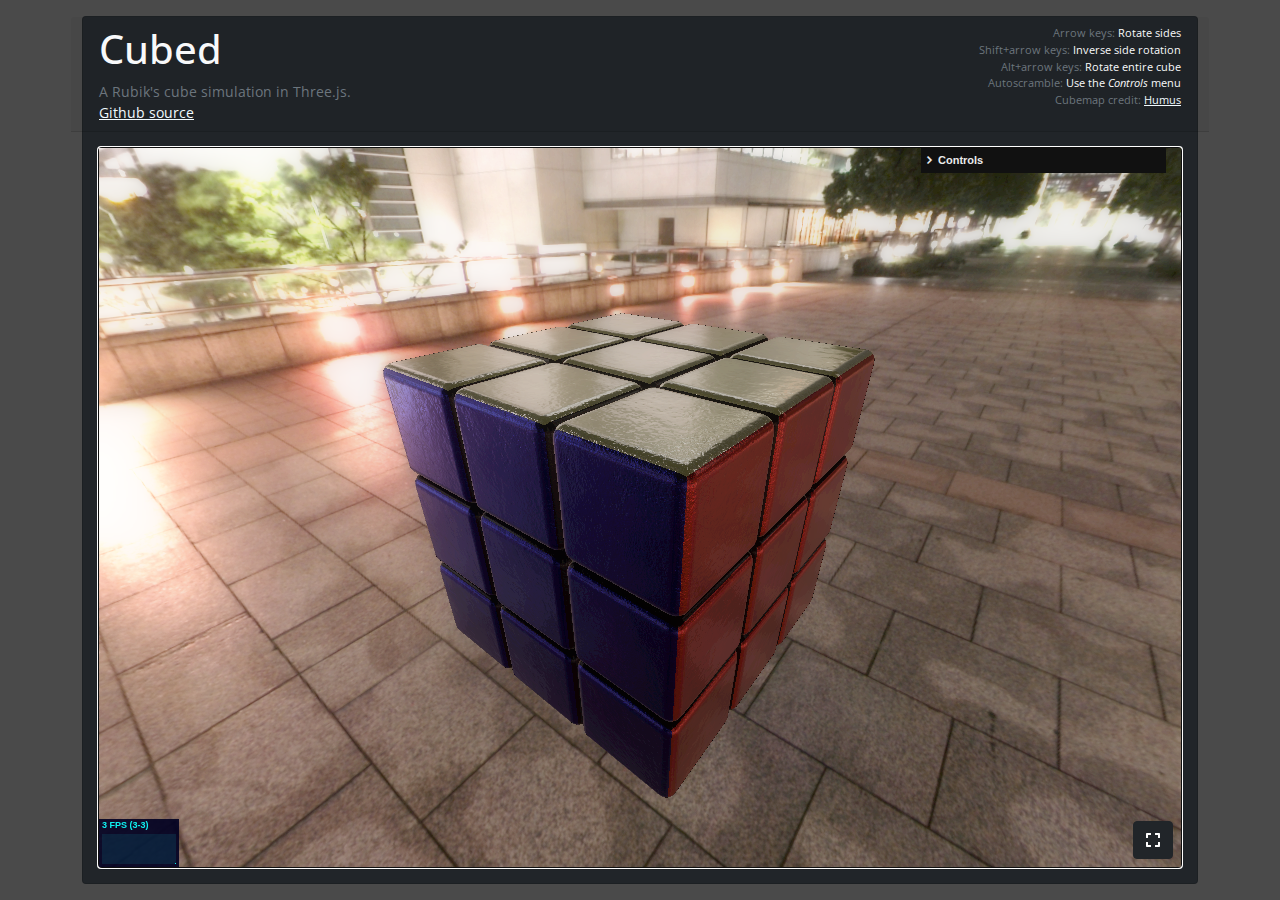
<file: cubed/index.html>
<!doctype html><html lang="en"><head><meta charset="utf-8"/><link rel="icon" href="./favicon.ico"/><meta name="viewport" content="width=device-width,initial-scale=1"/><meta name="theme-color" content="#000000"/><meta name="description" content="Rubik&apos;cube in 3D"/><link rel="apple-touch-icon" href="./logo192.png"/><link rel="manifest" href="./manifest.json"/><title>Cubed</title><script defer="defer" src="./static/js/main.5841f402.js"></script><link href="./static/css/main.cb8b7534.css" rel="stylesheet"></head><body><noscript>You need to enable JavaScript to run this app.</noscript><div id="root"></div></body></html>
</file>
<file: cubed/static/css/main.cb8b7534.css>
@import url(https://fonts.googleapis.com/css2?family=Open+Sans:ital,wght@0,300;0,400;0,600;0,700;0,800;1,300;1,400;1,600;1,700;1,800&display=swap);
/*!
 * Bootstrap v5.1.3 (https://getbootstrap.com/)
 * Copyright 2011-2021 The Bootstrap Authors
 * Copyright 2011-2021 Twitter, Inc.
 * Licensed under MIT (https://github.com/twbs/bootstrap/blob/main/LICENSE)
 */:root{--bs-blue:#0d6efd;--bs-indigo:#6610f2;--bs-purple:#6f42c1;--bs-pink:#d63384;--bs-red:#dc3545;--bs-orange:#fd7e14;--bs-yellow:#ffc107;--bs-green:#198754;--bs-teal:#20c997;--bs-cyan:#0dcaf0;--bs-white:#fff;--bs-gray:#6c757d;--bs-gray-dark:#343a40;--bs-gray-100:#f8f9fa;--bs-gray-200:#e9ecef;--bs-gray-300:#dee2e6;--bs-gray-400:#ced4da;--bs-gray-500:#adb5bd;--bs-gray-600:#6c757d;--bs-gray-700:#495057;--bs-gray-800:#343a40;--bs-gray-900:#212529;--bs-primary:#f1faff;--bs-secondary:#6c757d;--bs-success:#198754;--bs-info:#0dcaf0;--bs-warning:#ffc107;--bs-danger:#dc3545;--bs-light:#f8f9fa;--bs-dark:#212529;--bs-primary-rgb:241,250,255;--bs-secondary-rgb:108,117,125;--bs-success-rgb:25,135,84;--bs-info-rgb:13,202,240;--bs-warning-rgb:255,193,7;--bs-danger-rgb:220,53,69;--bs-light-rgb:248,249,250;--bs-dark-rgb:33,37,41;--bs-white-rgb:255,255,255;--bs-black-rgb:0,0,0;--bs-body-color-rgb:33,37,41;--bs-body-bg-rgb:74,74,74;--bs-font-sans-serif:"Open Sans","sans-serif";--bs-font-monospace:SFMono-Regular,Menlo,Monaco,Consolas,"Liberation Mono","Courier New",monospace;--bs-gradient:linear-gradient(180deg,hsla(0,0%,100%,.15),hsla(0,0%,100%,0));--bs-body-font-family:var(--bs-font-sans-serif);--bs-body-font-size:1rem;--bs-body-font-weight:400;--bs-body-line-height:1.5;--bs-body-color:#212529;--bs-body-bg:#4a4a4a}*,:after,:before{box-sizing:border-box}@media (prefers-reduced-motion:no-preference){:root{scroll-behavior:smooth}}body{-webkit-text-size-adjust:100%;-webkit-tap-highlight-color:rgba(0,0,0,0);background-color:#4a4a4a;background-color:var(--bs-body-bg);color:#212529;color:var(--bs-body-color);font-family:Open Sans,"sans-serif";font-family:var(--bs-body-font-family);font-size:1rem;font-size:var(--bs-body-font-size);font-weight:400;font-weight:var(--bs-body-font-weight);line-height:1.5;line-height:var(--bs-body-line-height);margin:0;text-align:var(--bs-body-text-align)}hr{background-color:currentColor;border:0;color:inherit;margin:1rem 0;opacity:.25}hr:not([size]){height:1px}.h1,.h2,.h3,.h4,.h5,.h6,h1,h2,h3,h4,h5,h6{font-weight:500;line-height:1.2;margin-bottom:.5rem;margin-top:0}.h1,h1{font-size:calc(1.375rem + 1.5vw)}@media (min-width:1200px){.h1,h1{font-size:2.5rem}}.h2,h2{font-size:calc(1.325rem + .9vw)}@media (min-width:1200px){.h2,h2{font-size:2rem}}.h3,h3{font-size:calc(1.3rem + .6vw)}@media (min-width:1200px){.h3,h3{font-size:1.75rem}}.h4,h4{font-size:calc(1.275rem + .3vw)}@media (min-width:1200px){.h4,h4{font-size:1.5rem}}.h5,h5{font-size:1.25rem}.h6,h6{font-size:1rem}p{margin-bottom:1rem;margin-top:0}abbr[data-bs-original-title],abbr[title]{cursor:help;-webkit-text-decoration:underline dotted;text-decoration:underline dotted;-webkit-text-decoration-skip-ink:none;text-decoration-skip-ink:none}address{font-style:normal;line-height:inherit;margin-bottom:1rem}ol,ul{padding-left:2rem}dl,ol,ul{margin-bottom:1rem;margin-top:0}ol ol,ol ul,ul ol,ul ul{margin-bottom:0}dt{font-weight:700}dd{margin-bottom:.5rem;margin-left:0}blockquote{margin:0 0 1rem}b,strong{font-weight:bolder}.small,small{font-size:.875em}.mark,mark{background-color:#fcf8e3;padding:.2em}sub,sup{font-size:.75em;line-height:0;position:relative;vertical-align:baseline}sub{bottom:-.25em}sup{top:-.5em}a{color:#f1faff;text-decoration:underline}a:hover{color:#c1c8cc}a:not([href]):not([class]),a:not([href]):not([class]):hover{color:inherit;text-decoration:none}code,kbd,pre,samp{direction:ltr;font-family:SFMono-Regular,Menlo,Monaco,Consolas,Liberation Mono,Courier New,monospace;font-family:var(--bs-font-monospace);font-size:1em;unicode-bidi:bidi-override}pre{display:block;font-size:.875em;margin-bottom:1rem;margin-top:0;overflow:auto}pre code{color:inherit;font-size:inherit;word-break:normal}code{word-wrap:break-word;color:#d63384;font-size:.875em}a>code{color:inherit}kbd{background-color:#212529;border-radius:.2rem;color:#fff;font-size:.875em;padding:.2rem .4rem}kbd kbd{font-size:1em;font-weight:700;padding:0}figure{margin:0 0 1rem}img,svg{vertical-align:middle}table{border-collapse:collapse;caption-side:bottom}caption{color:#6c757d;padding-bottom:.5rem;padding-top:.5rem;text-align:left}th{text-align:inherit;text-align:-webkit-match-parent}tbody,td,tfoot,th,thead,tr{border:0 solid;border-color:inherit}label{display:inline-block}button{border-radius:0}button:focus:not(:focus-visible){outline:0}button,input,optgroup,select,textarea{font-family:inherit;font-size:inherit;line-height:inherit;margin:0}button,select{text-transform:none}[role=button]{cursor:pointer}select{word-wrap:normal}select:disabled{opacity:1}[list]::-webkit-calendar-picker-indicator{display:none}[type=button],[type=reset],[type=submit],button{-webkit-appearance:button}[type=button]:not(:disabled),[type=reset]:not(:disabled),[type=submit]:not(:disabled),button:not(:disabled){cursor:pointer}::-moz-focus-inner{border-style:none;padding:0}textarea{resize:vertical}fieldset{border:0;margin:0;min-width:0;padding:0}legend{float:left;font-size:calc(1.275rem + .3vw);line-height:inherit;margin-bottom:.5rem;padding:0;width:100%}@media (min-width:1200px){legend{font-size:1.5rem}}legend+*{clear:left}::-webkit-datetime-edit-day-field,::-webkit-datetime-edit-fields-wrapper,::-webkit-datetime-edit-hour-field,::-webkit-datetime-edit-minute,::-webkit-datetime-edit-month-field,::-webkit-datetime-edit-text,::-webkit-datetime-edit-year-field{padding:0}::-webkit-inner-spin-button{height:auto}[type=search]{-webkit-appearance:textfield;outline-offset:-2px}::-webkit-search-decoration{-webkit-appearance:none}::-webkit-color-swatch-wrapper{padding:0}::file-selector-button{font:inherit}::-webkit-file-upload-button{-webkit-appearance:button;font:inherit}output{display:inline-block}iframe{border:0}summary{cursor:pointer;display:list-item}progress{vertical-align:baseline}[hidden]{display:none!important}.lead{font-size:1.25rem;font-weight:300}.display-1{font-size:calc(1.625rem + 4.5vw);font-weight:300;line-height:1.2}@media (min-width:1200px){.display-1{font-size:5rem}}.display-2{font-size:calc(1.575rem + 3.9vw);font-weight:300;line-height:1.2}@media (min-width:1200px){.display-2{font-size:4.5rem}}.display-3{font-size:calc(1.525rem + 3.3vw);font-weight:300;line-height:1.2}@media (min-width:1200px){.display-3{font-size:4rem}}.display-4{font-size:calc(1.475rem + 2.7vw);font-weight:300;line-height:1.2}@media (min-width:1200px){.display-4{font-size:3.5rem}}.display-5{font-size:calc(1.425rem + 2.1vw);font-weight:300;line-height:1.2}@media (min-width:1200px){.display-5{font-size:3rem}}.display-6{font-size:calc(1.375rem + 1.5vw);font-weight:300;line-height:1.2}@media (min-width:1200px){.display-6{font-size:2.5rem}}.list-inline,.list-unstyled{list-style:none;padding-left:0}.list-inline-item{display:inline-block}.list-inline-item:not(:last-child){margin-right:.5rem}.initialism{font-size:.875em;text-transform:uppercase}.blockquote{font-size:1.25rem;margin-bottom:1rem}.blockquote>:last-child{margin-bottom:0}.blockquote-footer{color:#6c757d;font-size:.875em;margin-bottom:1rem;margin-top:-1rem}.blockquote-footer:before{content:"\2014\00A0"}.img-fluid,.img-thumbnail{height:auto;max-width:100%}.img-thumbnail{background-color:#4a4a4a;border:1px solid #dee2e6;border-radius:.25rem;padding:.25rem}.figure{display:inline-block}.figure-img{line-height:1;margin-bottom:.5rem}.figure-caption{color:#6c757d;font-size:.875em}.container,.container-fluid,.container-lg,.container-md,.container-sm,.container-xl,.container-xxl{margin-left:auto;margin-right:auto;padding-left:.75rem;padding-left:var(--bs-gutter-x,.75rem);padding-right:.75rem;padding-right:var(--bs-gutter-x,.75rem);width:100%}@media (min-width:576px){.container,.container-sm{max-width:540px}}@media (min-width:768px){.container,.container-md,.container-sm{max-width:720px}}@media (min-width:992px){.container,.container-lg,.container-md,.container-sm{max-width:960px}}@media (min-width:1200px){.container,.container-lg,.container-md,.container-sm,.container-xl{max-width:1140px}}@media (min-width:1540px){.container,.container-lg,.container-md,.container-sm,.container-xl,.container-xxl{max-width:1480px}}.row{--bs-gutter-x:1.5rem;--bs-gutter-y:0;display:flex;flex-wrap:wrap;margin-left:calc(var(--bs-gutter-x)*-.5);margin-right:calc(var(--bs-gutter-x)*-.5);margin-top:calc(var(--bs-gutter-y)*-1)}.row>*{flex-shrink:0;margin-top:var(--bs-gutter-y);max-width:100%;padding-left:calc(var(--bs-gutter-x)*.5);padding-right:calc(var(--bs-gutter-x)*.5);width:100%}.col{flex:1 0}.row-cols-auto>*{flex:0 0 auto;width:auto}.row-cols-1>*{flex:0 0 auto;width:100%}.row-cols-2>*{flex:0 0 auto;width:50%}.row-cols-3>*{flex:0 0 auto;width:33.33333%}.row-cols-4>*{flex:0 0 auto;width:25%}.row-cols-5>*{flex:0 0 auto;width:20%}.row-cols-6>*{flex:0 0 auto;width:16.66667%}.col-auto{flex:0 0 auto;width:auto}.col-1{flex:0 0 auto;width:8.33333%}.col-2{flex:0 0 auto;width:16.66667%}.col-3{flex:0 0 auto;width:25%}.col-4{flex:0 0 auto;width:33.33333%}.col-5{flex:0 0 auto;width:41.66667%}.col-6{flex:0 0 auto;width:50%}.col-7{flex:0 0 auto;width:58.33333%}.col-8{flex:0 0 auto;width:66.66667%}.col-9{flex:0 0 auto;width:75%}.col-10{flex:0 0 auto;width:83.33333%}.col-11{flex:0 0 auto;width:91.66667%}.col-12{flex:0 0 auto;width:100%}.offset-1{margin-left:8.33333%}.offset-2{margin-left:16.66667%}.offset-3{margin-left:25%}.offset-4{margin-left:33.33333%}.offset-5{margin-left:41.66667%}.offset-6{margin-left:50%}.offset-7{margin-left:58.33333%}.offset-8{margin-left:66.66667%}.offset-9{margin-left:75%}.offset-10{margin-left:83.33333%}.offset-11{margin-left:91.66667%}.g-0,.gx-0{--bs-gutter-x:0}.g-0,.gy-0{--bs-gutter-y:0}.g-1,.gx-1{--bs-gutter-x:.25rem}.g-1,.gy-1{--bs-gutter-y:.25rem}.g-2,.gx-2{--bs-gutter-x:.5rem}.g-2,.gy-2{--bs-gutter-y:.5rem}.g-3,.gx-3{--bs-gutter-x:1rem}.g-3,.gy-3{--bs-gutter-y:1rem}.g-4,.gx-4{--bs-gutter-x:1.5rem}.g-4,.gy-4{--bs-gutter-y:1.5rem}.g-5,.gx-5{--bs-gutter-x:3rem}.g-5,.gy-5{--bs-gutter-y:3rem}@media (min-width:576px){.col-sm{flex:1 0}.row-cols-sm-auto>*{flex:0 0 auto;width:auto}.row-cols-sm-1>*{flex:0 0 auto;width:100%}.row-cols-sm-2>*{flex:0 0 auto;width:50%}.row-cols-sm-3>*{flex:0 0 auto;width:33.33333%}.row-cols-sm-4>*{flex:0 0 auto;width:25%}.row-cols-sm-5>*{flex:0 0 auto;width:20%}.row-cols-sm-6>*{flex:0 0 auto;width:16.66667%}.col-sm-auto{flex:0 0 auto;width:auto}.col-sm-1{flex:0 0 auto;width:8.33333%}.col-sm-2{flex:0 0 auto;width:16.66667%}.col-sm-3{flex:0 0 auto;width:25%}.col-sm-4{flex:0 0 auto;width:33.33333%}.col-sm-5{flex:0 0 auto;width:41.66667%}.col-sm-6{flex:0 0 auto;width:50%}.col-sm-7{flex:0 0 auto;width:58.33333%}.col-sm-8{flex:0 0 auto;width:66.66667%}.col-sm-9{flex:0 0 auto;width:75%}.col-sm-10{flex:0 0 auto;width:83.33333%}.col-sm-11{flex:0 0 auto;width:91.66667%}.col-sm-12{flex:0 0 auto;width:100%}.offset-sm-0{margin-left:0}.offset-sm-1{margin-left:8.33333%}.offset-sm-2{margin-left:16.66667%}.offset-sm-3{margin-left:25%}.offset-sm-4{margin-left:33.33333%}.offset-sm-5{margin-left:41.66667%}.offset-sm-6{margin-left:50%}.offset-sm-7{margin-left:58.33333%}.offset-sm-8{margin-left:66.66667%}.offset-sm-9{margin-left:75%}.offset-sm-10{margin-left:83.33333%}.offset-sm-11{margin-left:91.66667%}.g-sm-0,.gx-sm-0{--bs-gutter-x:0}.g-sm-0,.gy-sm-0{--bs-gutter-y:0}.g-sm-1,.gx-sm-1{--bs-gutter-x:.25rem}.g-sm-1,.gy-sm-1{--bs-gutter-y:.25rem}.g-sm-2,.gx-sm-2{--bs-gutter-x:.5rem}.g-sm-2,.gy-sm-2{--bs-gutter-y:.5rem}.g-sm-3,.gx-sm-3{--bs-gutter-x:1rem}.g-sm-3,.gy-sm-3{--bs-gutter-y:1rem}.g-sm-4,.gx-sm-4{--bs-gutter-x:1.5rem}.g-sm-4,.gy-sm-4{--bs-gutter-y:1.5rem}.g-sm-5,.gx-sm-5{--bs-gutter-x:3rem}.g-sm-5,.gy-sm-5{--bs-gutter-y:3rem}}@media (min-width:768px){.col-md{flex:1 0}.row-cols-md-auto>*{flex:0 0 auto;width:auto}.row-cols-md-1>*{flex:0 0 auto;width:100%}.row-cols-md-2>*{flex:0 0 auto;width:50%}.row-cols-md-3>*{flex:0 0 auto;width:33.33333%}.row-cols-md-4>*{flex:0 0 auto;width:25%}.row-cols-md-5>*{flex:0 0 auto;width:20%}.row-cols-md-6>*{flex:0 0 auto;width:16.66667%}.col-md-auto{flex:0 0 auto;width:auto}.col-md-1{flex:0 0 auto;width:8.33333%}.col-md-2{flex:0 0 auto;width:16.66667%}.col-md-3{flex:0 0 auto;width:25%}.col-md-4{flex:0 0 auto;width:33.33333%}.col-md-5{flex:0 0 auto;width:41.66667%}.col-md-6{flex:0 0 auto;width:50%}.col-md-7{flex:0 0 auto;width:58.33333%}.col-md-8{flex:0 0 auto;width:66.66667%}.col-md-9{flex:0 0 auto;width:75%}.col-md-10{flex:0 0 auto;width:83.33333%}.col-md-11{flex:0 0 auto;width:91.66667%}.col-md-12{flex:0 0 auto;width:100%}.offset-md-0{margin-left:0}.offset-md-1{margin-left:8.33333%}.offset-md-2{margin-left:16.66667%}.offset-md-3{margin-left:25%}.offset-md-4{margin-left:33.33333%}.offset-md-5{margin-left:41.66667%}.offset-md-6{margin-left:50%}.offset-md-7{margin-left:58.33333%}.offset-md-8{margin-left:66.66667%}.offset-md-9{margin-left:75%}.offset-md-10{margin-left:83.33333%}.offset-md-11{margin-left:91.66667%}.g-md-0,.gx-md-0{--bs-gutter-x:0}.g-md-0,.gy-md-0{--bs-gutter-y:0}.g-md-1,.gx-md-1{--bs-gutter-x:.25rem}.g-md-1,.gy-md-1{--bs-gutter-y:.25rem}.g-md-2,.gx-md-2{--bs-gutter-x:.5rem}.g-md-2,.gy-md-2{--bs-gutter-y:.5rem}.g-md-3,.gx-md-3{--bs-gutter-x:1rem}.g-md-3,.gy-md-3{--bs-gutter-y:1rem}.g-md-4,.gx-md-4{--bs-gutter-x:1.5rem}.g-md-4,.gy-md-4{--bs-gutter-y:1.5rem}.g-md-5,.gx-md-5{--bs-gutter-x:3rem}.g-md-5,.gy-md-5{--bs-gutter-y:3rem}}@media (min-width:992px){.col-lg{flex:1 0}.row-cols-lg-auto>*{flex:0 0 auto;width:auto}.row-cols-lg-1>*{flex:0 0 auto;width:100%}.row-cols-lg-2>*{flex:0 0 auto;width:50%}.row-cols-lg-3>*{flex:0 0 auto;width:33.33333%}.row-cols-lg-4>*{flex:0 0 auto;width:25%}.row-cols-lg-5>*{flex:0 0 auto;width:20%}.row-cols-lg-6>*{flex:0 0 auto;width:16.66667%}.col-lg-auto{flex:0 0 auto;width:auto}.col-lg-1{flex:0 0 auto;width:8.33333%}.col-lg-2{flex:0 0 auto;width:16.66667%}.col-lg-3{flex:0 0 auto;width:25%}.col-lg-4{flex:0 0 auto;width:33.33333%}.col-lg-5{flex:0 0 auto;width:41.66667%}.col-lg-6{flex:0 0 auto;width:50%}.col-lg-7{flex:0 0 auto;width:58.33333%}.col-lg-8{flex:0 0 auto;width:66.66667%}.col-lg-9{flex:0 0 auto;width:75%}.col-lg-10{flex:0 0 auto;width:83.33333%}.col-lg-11{flex:0 0 auto;width:91.66667%}.col-lg-12{flex:0 0 auto;width:100%}.offset-lg-0{margin-left:0}.offset-lg-1{margin-left:8.33333%}.offset-lg-2{margin-left:16.66667%}.offset-lg-3{margin-left:25%}.offset-lg-4{margin-left:33.33333%}.offset-lg-5{margin-left:41.66667%}.offset-lg-6{margin-left:50%}.offset-lg-7{margin-left:58.33333%}.offset-lg-8{margin-left:66.66667%}.offset-lg-9{margin-left:75%}.offset-lg-10{margin-left:83.33333%}.offset-lg-11{margin-left:91.66667%}.g-lg-0,.gx-lg-0{--bs-gutter-x:0}.g-lg-0,.gy-lg-0{--bs-gutter-y:0}.g-lg-1,.gx-lg-1{--bs-gutter-x:.25rem}.g-lg-1,.gy-lg-1{--bs-gutter-y:.25rem}.g-lg-2,.gx-lg-2{--bs-gutter-x:.5rem}.g-lg-2,.gy-lg-2{--bs-gutter-y:.5rem}.g-lg-3,.gx-lg-3{--bs-gutter-x:1rem}.g-lg-3,.gy-lg-3{--bs-gutter-y:1rem}.g-lg-4,.gx-lg-4{--bs-gutter-x:1.5rem}.g-lg-4,.gy-lg-4{--bs-gutter-y:1.5rem}.g-lg-5,.gx-lg-5{--bs-gutter-x:3rem}.g-lg-5,.gy-lg-5{--bs-gutter-y:3rem}}@media (min-width:1200px){.col-xl{flex:1 0}.row-cols-xl-auto>*{flex:0 0 auto;width:auto}.row-cols-xl-1>*{flex:0 0 auto;width:100%}.row-cols-xl-2>*{flex:0 0 auto;width:50%}.row-cols-xl-3>*{flex:0 0 auto;width:33.33333%}.row-cols-xl-4>*{flex:0 0 auto;width:25%}.row-cols-xl-5>*{flex:0 0 auto;width:20%}.row-cols-xl-6>*{flex:0 0 auto;width:16.66667%}.col-xl-auto{flex:0 0 auto;width:auto}.col-xl-1{flex:0 0 auto;width:8.33333%}.col-xl-2{flex:0 0 auto;width:16.66667%}.col-xl-3{flex:0 0 auto;width:25%}.col-xl-4{flex:0 0 auto;width:33.33333%}.col-xl-5{flex:0 0 auto;width:41.66667%}.col-xl-6{flex:0 0 auto;width:50%}.col-xl-7{flex:0 0 auto;width:58.33333%}.col-xl-8{flex:0 0 auto;width:66.66667%}.col-xl-9{flex:0 0 auto;width:75%}.col-xl-10{flex:0 0 auto;width:83.33333%}.col-xl-11{flex:0 0 auto;width:91.66667%}.col-xl-12{flex:0 0 auto;width:100%}.offset-xl-0{margin-left:0}.offset-xl-1{margin-left:8.33333%}.offset-xl-2{margin-left:16.66667%}.offset-xl-3{margin-left:25%}.offset-xl-4{margin-left:33.33333%}.offset-xl-5{margin-left:41.66667%}.offset-xl-6{margin-left:50%}.offset-xl-7{margin-left:58.33333%}.offset-xl-8{margin-left:66.66667%}.offset-xl-9{margin-left:75%}.offset-xl-10{margin-left:83.33333%}.offset-xl-11{margin-left:91.66667%}.g-xl-0,.gx-xl-0{--bs-gutter-x:0}.g-xl-0,.gy-xl-0{--bs-gutter-y:0}.g-xl-1,.gx-xl-1{--bs-gutter-x:.25rem}.g-xl-1,.gy-xl-1{--bs-gutter-y:.25rem}.g-xl-2,.gx-xl-2{--bs-gutter-x:.5rem}.g-xl-2,.gy-xl-2{--bs-gutter-y:.5rem}.g-xl-3,.gx-xl-3{--bs-gutter-x:1rem}.g-xl-3,.gy-xl-3{--bs-gutter-y:1rem}.g-xl-4,.gx-xl-4{--bs-gutter-x:1.5rem}.g-xl-4,.gy-xl-4{--bs-gutter-y:1.5rem}.g-xl-5,.gx-xl-5{--bs-gutter-x:3rem}.g-xl-5,.gy-xl-5{--bs-gutter-y:3rem}}@media (min-width:1540px){.col-xxl{flex:1 0}.row-cols-xxl-auto>*{flex:0 0 auto;width:auto}.row-cols-xxl-1>*{flex:0 0 auto;width:100%}.row-cols-xxl-2>*{flex:0 0 auto;width:50%}.row-cols-xxl-3>*{flex:0 0 auto;width:33.33333%}.row-cols-xxl-4>*{flex:0 0 auto;width:25%}.row-cols-xxl-5>*{flex:0 0 auto;width:20%}.row-cols-xxl-6>*{flex:0 0 auto;width:16.66667%}.col-xxl-auto{flex:0 0 auto;width:auto}.col-xxl-1{flex:0 0 auto;width:8.33333%}.col-xxl-2{flex:0 0 auto;width:16.66667%}.col-xxl-3{flex:0 0 auto;width:25%}.col-xxl-4{flex:0 0 auto;width:33.33333%}.col-xxl-5{flex:0 0 auto;width:41.66667%}.col-xxl-6{flex:0 0 auto;width:50%}.col-xxl-7{flex:0 0 auto;width:58.33333%}.col-xxl-8{flex:0 0 auto;width:66.66667%}.col-xxl-9{flex:0 0 auto;width:75%}.col-xxl-10{flex:0 0 auto;width:83.33333%}.col-xxl-11{flex:0 0 auto;width:91.66667%}.col-xxl-12{flex:0 0 auto;width:100%}.offset-xxl-0{margin-left:0}.offset-xxl-1{margin-left:8.33333%}.offset-xxl-2{margin-left:16.66667%}.offset-xxl-3{margin-left:25%}.offset-xxl-4{margin-left:33.33333%}.offset-xxl-5{margin-left:41.66667%}.offset-xxl-6{margin-left:50%}.offset-xxl-7{margin-left:58.33333%}.offset-xxl-8{margin-left:66.66667%}.offset-xxl-9{margin-left:75%}.offset-xxl-10{margin-left:83.33333%}.offset-xxl-11{margin-left:91.66667%}.g-xxl-0,.gx-xxl-0{--bs-gutter-x:0}.g-xxl-0,.gy-xxl-0{--bs-gutter-y:0}.g-xxl-1,.gx-xxl-1{--bs-gutter-x:.25rem}.g-xxl-1,.gy-xxl-1{--bs-gutter-y:.25rem}.g-xxl-2,.gx-xxl-2{--bs-gutter-x:.5rem}.g-xxl-2,.gy-xxl-2{--bs-gutter-y:.5rem}.g-xxl-3,.gx-xxl-3{--bs-gutter-x:1rem}.g-xxl-3,.gy-xxl-3{--bs-gutter-y:1rem}.g-xxl-4,.gx-xxl-4{--bs-gutter-x:1.5rem}.g-xxl-4,.gy-xxl-4{--bs-gutter-y:1.5rem}.g-xxl-5,.gx-xxl-5{--bs-gutter-x:3rem}.g-xxl-5,.gy-xxl-5{--bs-gutter-y:3rem}}.table{--bs-table-bg:transparent;--bs-table-accent-bg:transparent;--bs-table-striped-color:#212529;--bs-table-striped-bg:rgba(0,0,0,.05);--bs-table-active-color:#212529;--bs-table-active-bg:rgba(0,0,0,.1);--bs-table-hover-color:#212529;--bs-table-hover-bg:rgba(0,0,0,.075);border-color:#dee2e6;color:#212529;margin-bottom:1rem;vertical-align:top;width:100%}.table>:not(caption)>*>*{background-color:var(--bs-table-bg);border-bottom-width:1px;box-shadow:inset 0 0 0 9999px var(--bs-table-accent-bg);padding:.5rem}.table>tbody{vertical-align:inherit}.table>thead{vertical-align:bottom}.table>:not(:first-child){border-top:2px solid}.caption-top{caption-side:top}.table-sm>:not(caption)>*>*{padding:.25rem}.table-bordered>:not(caption)>*{border-width:1px 0}.table-bordered>:not(caption)>*>*{border-width:0 1px}.table-borderless>:not(caption)>*>*{border-bottom-width:0}.table-borderless>:not(:first-child){border-top-width:0}.table-striped>tbody>tr:nth-of-type(odd)>*{--bs-table-accent-bg:var(--bs-table-striped-bg);color:var(--bs-table-striped-color)}.table-active{--bs-table-accent-bg:var(--bs-table-active-bg);color:var(--bs-table-active-color)}.table-hover>tbody>tr:hover>*{--bs-table-accent-bg:var(--bs-table-hover-bg);color:var(--bs-table-hover-color)}.table-primary{--bs-table-bg:#fcfeff;--bs-table-striped-bg:#eff1f2;--bs-table-striped-color:#000;--bs-table-active-bg:#e3e5e6;--bs-table-active-color:#000;--bs-table-hover-bg:#e9ebec;--bs-table-hover-color:#000;border-color:#e3e5e6;color:#000}.table-secondary{--bs-table-bg:#e2e3e5;--bs-table-striped-bg:#d7d8da;--bs-table-striped-color:#000;--bs-table-active-bg:#cbccce;--bs-table-active-color:#000;--bs-table-hover-bg:#d1d2d4;--bs-table-hover-color:#000;border-color:#cbccce;color:#000}.table-success{--bs-table-bg:#d1e7dd;--bs-table-striped-bg:#c7dbd2;--bs-table-striped-color:#000;--bs-table-active-bg:#bcd0c7;--bs-table-active-color:#000;--bs-table-hover-bg:#c1d6cc;--bs-table-hover-color:#000;border-color:#bcd0c7;color:#000}.table-info{--bs-table-bg:#cff4fc;--bs-table-striped-bg:#c5e8ef;--bs-table-striped-color:#000;--bs-table-active-bg:#badce3;--bs-table-active-color:#000;--bs-table-hover-bg:#bfe2e9;--bs-table-hover-color:#000;border-color:#badce3;color:#000}.table-warning{--bs-table-bg:#fff3cd;--bs-table-striped-bg:#f2e7c3;--bs-table-striped-color:#000;--bs-table-active-bg:#e6dbb9;--bs-table-active-color:#000;--bs-table-hover-bg:#ece1be;--bs-table-hover-color:#000;border-color:#e6dbb9;color:#000}.table-danger{--bs-table-bg:#f8d7da;--bs-table-striped-bg:#eccccf;--bs-table-striped-color:#000;--bs-table-active-bg:#dfc2c4;--bs-table-active-color:#000;--bs-table-hover-bg:#e5c7ca;--bs-table-hover-color:#000;border-color:#dfc2c4;color:#000}.table-light{--bs-table-bg:#f8f9fa;--bs-table-striped-bg:#ecedee;--bs-table-striped-color:#000;--bs-table-active-bg:#dfe0e1;--bs-table-active-color:#000;--bs-table-hover-bg:#e5e6e7;--bs-table-hover-color:#000;border-color:#dfe0e1;color:#000}.table-dark{--bs-table-bg:#212529;--bs-table-striped-bg:#2c3034;--bs-table-striped-color:#fff;--bs-table-active-bg:#373b3e;--bs-table-active-color:#fff;--bs-table-hover-bg:#323539;--bs-table-hover-color:#fff;border-color:#373b3e;color:#fff}.table-responsive{-webkit-overflow-scrolling:touch;overflow-x:auto}@media (max-width:575.98px){.table-responsive-sm{-webkit-overflow-scrolling:touch;overflow-x:auto}}@media (max-width:767.98px){.table-responsive-md{-webkit-overflow-scrolling:touch;overflow-x:auto}}@media (max-width:991.98px){.table-responsive-lg{-webkit-overflow-scrolling:touch;overflow-x:auto}}@media (max-width:1199.98px){.table-responsive-xl{-webkit-overflow-scrolling:touch;overflow-x:auto}}@media (max-width:1539.98px){.table-responsive-xxl{-webkit-overflow-scrolling:touch;overflow-x:auto}}.form-label{margin-bottom:.5rem}.col-form-label{font-size:inherit;line-height:1.5;margin-bottom:0;padding-bottom:calc(.375rem + 1px);padding-top:calc(.375rem + 1px)}.col-form-label-lg{font-size:1.25rem;padding-bottom:calc(.5rem + 1px);padding-top:calc(.5rem + 1px)}.col-form-label-sm{font-size:.875rem;padding-bottom:calc(.25rem + 1px);padding-top:calc(.25rem + 1px)}.form-text{color:#6c757d;font-size:.875em;margin-top:.25rem}.form-control{-webkit-appearance:none;appearance:none;background-clip:padding-box;background-color:#4a4a4a;border:1px solid #ced4da;border-radius:.25rem;color:#212529;display:block;font-size:1rem;font-weight:400;line-height:1.5;padding:.375rem .75rem;transition:border-color .15s ease-in-out,box-shadow .15s ease-in-out;width:100%}@media (prefers-reduced-motion:reduce){.form-control{transition:none}}.form-control[type=file]{overflow:hidden}.form-control[type=file]:not(:disabled):not([readonly]){cursor:pointer}.form-control:focus{background-color:#4a4a4a;border-color:#f8fdff;box-shadow:0 0 0 .25rem rgba(241,250,255,.25);color:#212529;outline:0}.form-control::-webkit-date-and-time-value{height:1.5em}.form-control::-webkit-input-placeholder{color:#6c757d;opacity:1}.form-control:-ms-input-placeholder{color:#6c757d;opacity:1}.form-control::placeholder{color:#6c757d;opacity:1}.form-control:disabled,.form-control[readonly]{background-color:#e9ecef;opacity:1}.form-control::file-selector-button{-webkit-margin-end:.75rem;background-color:#e9ecef;border:0 solid;border-color:inherit;border-inline-end-width:1px;border-radius:0;color:#212529;margin:-.375rem -.75rem;margin-inline-end:.75rem;padding:.375rem .75rem;pointer-events:none;transition:color .15s ease-in-out,background-color .15s ease-in-out,border-color .15s ease-in-out,box-shadow .15s ease-in-out}@media (prefers-reduced-motion:reduce){.form-control::-webkit-file-upload-button{-webkit-transition:none;transition:none}.form-control::file-selector-button{transition:none}}.form-control:hover:not(:disabled):not([readonly])::file-selector-button{background-color:#dde0e3}.form-control::-webkit-file-upload-button{-webkit-margin-end:.75rem;background-color:#e9ecef;border:0 solid;border-color:inherit;border-inline-end-width:1px;border-radius:0;color:#212529;margin:-.375rem -.75rem;margin-inline-end:.75rem;padding:.375rem .75rem;pointer-events:none;-webkit-transition:color .15s ease-in-out,background-color .15s ease-in-out,border-color .15s ease-in-out,box-shadow .15s ease-in-out;transition:color .15s ease-in-out,background-color .15s ease-in-out,border-color .15s ease-in-out,box-shadow .15s ease-in-out}@media (prefers-reduced-motion:reduce){.form-control::-webkit-file-upload-button{-webkit-transition:none;transition:none}}.form-control:hover:not(:disabled):not([readonly])::-webkit-file-upload-button{background-color:#dde0e3}.form-control-plaintext{background-color:transparent;border:solid transparent;border-width:1px 0;color:#212529;display:block;line-height:1.5;margin-bottom:0;padding:.375rem 0;width:100%}.form-control-plaintext.form-control-lg,.form-control-plaintext.form-control-sm{padding-left:0;padding-right:0}.form-control-sm{border-radius:.2rem;font-size:.875rem;min-height:calc(1.5em + .5rem + 2px);padding:.25rem .5rem}.form-control-sm::file-selector-button{-webkit-margin-end:.5rem;margin:-.25rem -.5rem;margin-inline-end:.5rem;padding:.25rem .5rem}.form-control-sm::-webkit-file-upload-button{-webkit-margin-end:.5rem;margin:-.25rem -.5rem;margin-inline-end:.5rem;padding:.25rem .5rem}.form-control-lg{border-radius:.3rem;font-size:1.25rem;min-height:calc(1.5em + 1rem + 2px);padding:.5rem 1rem}.form-control-lg::file-selector-button{-webkit-margin-end:1rem;margin:-.5rem -1rem;margin-inline-end:1rem;padding:.5rem 1rem}.form-control-lg::-webkit-file-upload-button{-webkit-margin-end:1rem;margin:-.5rem -1rem;margin-inline-end:1rem;padding:.5rem 1rem}textarea.form-control{min-height:calc(1.5em + .75rem + 2px)}textarea.form-control-sm{min-height:calc(1.5em + .5rem + 2px)}textarea.form-control-lg{min-height:calc(1.5em + 1rem + 2px)}.form-control-color{height:auto;padding:.375rem;width:3rem}.form-control-color:not(:disabled):not([readonly]){cursor:pointer}.form-control-color::-moz-color-swatch{border-radius:.25rem;height:1.5em}.form-control-color::-webkit-color-swatch{border-radius:.25rem;height:1.5em}.form-select{-moz-padding-start:calc(.75rem - 3px);-webkit-appearance:none;appearance:none;background-color:#4a4a4a;background-image:url("data:image/svg+xml;charset=utf-8,%3Csvg xmlns='http://www.w3.org/2000/svg' viewBox='0 0 16 16'%3E%3Cpath fill='none' stroke='%23343a40' stroke-linecap='round' stroke-linejoin='round' stroke-width='2' d='m2 5 6 6 6-6'/%3E%3C/svg%3E");background-position:right .75rem center;background-repeat:no-repeat;background-size:16px 12px;border:1px solid #ced4da;border-radius:.25rem;color:#212529;display:block;font-size:1rem;font-weight:400;line-height:1.5;padding:.375rem 2.25rem .375rem .75rem;transition:border-color .15s ease-in-out,box-shadow .15s ease-in-out;width:100%}@media (prefers-reduced-motion:reduce){.form-select{transition:none}}.form-select:focus{border-color:#f8fdff;box-shadow:0 0 0 .25rem rgba(241,250,255,.25);outline:0}.form-select[multiple],.form-select[size]:not([size="1"]){background-image:none;padding-right:.75rem}.form-select:disabled{background-color:#e9ecef}.form-select:-moz-focusring{color:transparent;text-shadow:0 0 0 #212529}.form-select-sm{border-radius:.2rem;font-size:.875rem;padding-bottom:.25rem;padding-left:.5rem;padding-top:.25rem}.form-select-lg{border-radius:.3rem;font-size:1.25rem;padding-bottom:.5rem;padding-left:1rem;padding-top:.5rem}.form-check{display:block;margin-bottom:.125rem;min-height:1.5rem;padding-left:1.5em}.form-check .form-check-input{float:left;margin-left:-1.5em}.form-check-input{-webkit-print-color-adjust:exact;-webkit-appearance:none;appearance:none;background-color:#4a4a4a;background-position:50%;background-repeat:no-repeat;background-size:contain;border:1px solid rgba(0,0,0,.25);color-adjust:exact;height:1em;margin-top:.25em;vertical-align:top;width:1em}.form-check-input[type=checkbox]{border-radius:.25em}.form-check-input[type=radio]{border-radius:50%}.form-check-input:active{-webkit-filter:brightness(90%);filter:brightness(90%)}.form-check-input:focus{border-color:#f8fdff;box-shadow:0 0 0 .25rem rgba(241,250,255,.25);outline:0}.form-check-input:checked{background-color:#f1faff;border-color:#f1faff}.form-check-input:checked[type=checkbox]{background-image:url("data:image/svg+xml;charset=utf-8,%3Csvg xmlns='http://www.w3.org/2000/svg' viewBox='0 0 20 20'%3E%3Cpath fill='none' stroke='%23fff' stroke-linecap='round' stroke-linejoin='round' stroke-width='3' d='m6 10 3 3 6-6'/%3E%3C/svg%3E")}.form-check-input:checked[type=radio]{background-image:url("data:image/svg+xml;charset=utf-8,%3Csvg xmlns='http://www.w3.org/2000/svg' viewBox='-4 -4 8 8'%3E%3Ccircle r='2' fill='%23fff'/%3E%3C/svg%3E")}.form-check-input[type=checkbox]:indeterminate{background-color:#f1faff;background-image:url("data:image/svg+xml;charset=utf-8,%3Csvg xmlns='http://www.w3.org/2000/svg' viewBox='0 0 20 20'%3E%3Cpath fill='none' stroke='%23fff' stroke-linecap='round' stroke-linejoin='round' stroke-width='3' d='M6 10h8'/%3E%3C/svg%3E");border-color:#f1faff}.form-check-input:disabled{-webkit-filter:none;filter:none;opacity:.5;pointer-events:none}.form-check-input:disabled~.form-check-label,.form-check-input[disabled]~.form-check-label{opacity:.5}.form-switch{padding-left:2.5em}.form-switch .form-check-input{background-image:url("data:image/svg+xml;charset=utf-8,%3Csvg xmlns='http://www.w3.org/2000/svg' viewBox='-4 -4 8 8'%3E%3Ccircle r='3' fill='rgba(0,0,0,0.25)'/%3E%3C/svg%3E");background-position:0;border-radius:2em;margin-left:-2.5em;transition:background-position .15s ease-in-out;width:2em}@media (prefers-reduced-motion:reduce){.form-switch .form-check-input{transition:none}}.form-switch .form-check-input:focus{background-image:url("data:image/svg+xml;charset=utf-8,%3Csvg xmlns='http://www.w3.org/2000/svg' viewBox='-4 -4 8 8'%3E%3Ccircle r='3' fill='%23f8fdff'/%3E%3C/svg%3E")}.form-switch .form-check-input:checked{background-image:url("data:image/svg+xml;charset=utf-8,%3Csvg xmlns='http://www.w3.org/2000/svg' viewBox='-4 -4 8 8'%3E%3Ccircle r='3' fill='%23fff'/%3E%3C/svg%3E");background-position:100%}.form-check-inline{display:inline-block;margin-right:1rem}.btn-check{clip:rect(0,0,0,0);pointer-events:none;position:absolute}.btn-check:disabled+.btn,.btn-check[disabled]+.btn{-webkit-filter:none;filter:none;opacity:.65;pointer-events:none}.form-range{-webkit-appearance:none;appearance:none;background-color:transparent;height:1.5rem;padding:0;width:100%}.form-range:focus{outline:0}.form-range:focus::-webkit-slider-thumb{box-shadow:0 0 0 1px #4a4a4a,0 0 0 .25rem rgba(241,250,255,.25)}.form-range:focus::-moz-range-thumb{box-shadow:0 0 0 1px #4a4a4a,0 0 0 .25rem rgba(241,250,255,.25)}.form-range::-moz-focus-outer{border:0}.form-range::-webkit-slider-thumb{-webkit-appearance:none;appearance:none;background-color:#f1faff;border:0;border-radius:1rem;height:1rem;margin-top:-.25rem;-webkit-transition:background-color .15s ease-in-out,border-color .15s ease-in-out,box-shadow .15s ease-in-out;transition:background-color .15s ease-in-out,border-color .15s ease-in-out,box-shadow .15s ease-in-out;width:1rem}@media (prefers-reduced-motion:reduce){.form-range::-webkit-slider-thumb{-webkit-transition:none;transition:none}}.form-range::-webkit-slider-thumb:active{background-color:#fbfeff}.form-range::-webkit-slider-runnable-track{background-color:#dee2e6;border-color:transparent;border-radius:1rem;color:transparent;cursor:pointer;height:.5rem;width:100%}.form-range::-moz-range-thumb{appearance:none;background-color:#f1faff;border:0;border-radius:1rem;height:1rem;-moz-transition:background-color .15s ease-in-out,border-color .15s ease-in-out,box-shadow .15s ease-in-out;transition:background-color .15s ease-in-out,border-color .15s ease-in-out,box-shadow .15s ease-in-out;width:1rem}@media (prefers-reduced-motion:reduce){.form-range::-moz-range-thumb{-moz-transition:none;transition:none}}.form-range::-moz-range-thumb:active{background-color:#fbfeff}.form-range::-moz-range-track{background-color:#dee2e6;border-color:transparent;border-radius:1rem;color:transparent;cursor:pointer;height:.5rem;width:100%}.form-range:disabled{pointer-events:none}.form-range:disabled::-webkit-slider-thumb{background-color:#adb5bd}.form-range:disabled::-moz-range-thumb{background-color:#adb5bd}.form-floating{position:relative}.form-floating>.form-control,.form-floating>.form-select{height:calc(3.5rem + 2px);line-height:1.25}.form-floating>label{border:1px solid transparent;height:100%;left:0;padding:1rem .75rem;pointer-events:none;position:absolute;top:0;-webkit-transform-origin:0 0;transform-origin:0 0;transition:opacity .1s ease-in-out,-webkit-transform .1s ease-in-out;transition:opacity .1s ease-in-out,transform .1s ease-in-out;transition:opacity .1s ease-in-out,transform .1s ease-in-out,-webkit-transform .1s ease-in-out}@media (prefers-reduced-motion:reduce){.form-floating>label{transition:none}}.form-floating>.form-control{padding:1rem .75rem}.form-floating>.form-control::-webkit-input-placeholder{color:transparent}.form-floating>.form-control:-ms-input-placeholder{color:transparent}.form-floating>.form-control::placeholder{color:transparent}.form-floating>.form-control:not(:-ms-input-placeholder){padding-bottom:.625rem;padding-top:1.625rem}.form-floating>.form-control:focus,.form-floating>.form-control:not(:placeholder-shown){padding-bottom:.625rem;padding-top:1.625rem}.form-floating>.form-control:-webkit-autofill{padding-bottom:.625rem;padding-top:1.625rem}.form-floating>.form-select{padding-bottom:.625rem;padding-top:1.625rem}.form-floating>.form-control:not(:-ms-input-placeholder)~label{opacity:.65;transform:scale(.85) translateY(-.5rem) translateX(.15rem)}.form-floating>.form-control:focus~label,.form-floating>.form-control:not(:placeholder-shown)~label,.form-floating>.form-select~label{opacity:.65;-webkit-transform:scale(.85) translateY(-.5rem) translateX(.15rem);transform:scale(.85) translateY(-.5rem) translateX(.15rem)}.form-floating>.form-control:-webkit-autofill~label{opacity:.65;-webkit-transform:scale(.85) translateY(-.5rem) translateX(.15rem);transform:scale(.85) translateY(-.5rem) translateX(.15rem)}.input-group{align-items:stretch;display:flex;flex-wrap:wrap;position:relative;width:100%}.input-group>.form-control,.input-group>.form-select{flex:1 1 auto;min-width:0;position:relative;width:1%}.input-group>.form-control:focus,.input-group>.form-select:focus{z-index:3}.input-group .btn{position:relative;z-index:2}.input-group .btn:focus{z-index:3}.input-group-text{align-items:center;background-color:#e9ecef;border:1px solid #ced4da;border-radius:.25rem;color:#212529;display:flex;font-size:1rem;font-weight:400;line-height:1.5;padding:.375rem .75rem;text-align:center;white-space:nowrap}.input-group-lg>.btn,.input-group-lg>.form-control,.input-group-lg>.form-select,.input-group-lg>.input-group-text{border-radius:.3rem;font-size:1.25rem;padding:.5rem 1rem}.input-group-sm>.btn,.input-group-sm>.form-control,.input-group-sm>.form-select,.input-group-sm>.input-group-text{border-radius:.2rem;font-size:.875rem;padding:.25rem .5rem}.input-group-lg>.form-select,.input-group-sm>.form-select{padding-right:3rem}.input-group.has-validation>.dropdown-toggle:nth-last-child(n+4),.input-group.has-validation>:nth-last-child(n+3):not(.dropdown-toggle):not(.dropdown-menu),.input-group:not(.has-validation)>.dropdown-toggle:nth-last-child(n+3),.input-group:not(.has-validation)>:not(:last-child):not(.dropdown-toggle):not(.dropdown-menu){border-bottom-right-radius:0;border-top-right-radius:0}.input-group>:not(:first-child):not(.dropdown-menu):not(.valid-tooltip):not(.valid-feedback):not(.invalid-tooltip):not(.invalid-feedback){border-bottom-left-radius:0;border-top-left-radius:0;margin-left:-1px}.valid-feedback{color:#198754;display:none;font-size:.875em;margin-top:.25rem;width:100%}.valid-tooltip{background-color:rgba(25,135,84,.9);border-radius:.25rem;color:#fff;display:none;font-size:.875rem;margin-top:.1rem;max-width:100%;padding:.25rem .5rem;position:absolute;top:100%;z-index:5}.is-valid~.valid-feedback,.is-valid~.valid-tooltip,.was-validated :valid~.valid-feedback,.was-validated :valid~.valid-tooltip{display:block}.form-control.is-valid,.was-validated .form-control:valid{background-image:url("data:image/svg+xml;charset=utf-8,%3Csvg xmlns='http://www.w3.org/2000/svg' viewBox='0 0 8 8'%3E%3Cpath fill='%23198754' d='M2.3 6.73.6 4.53c-.4-1.04.46-1.4 1.1-.8l1.1 1.4 3.4-3.8c.6-.63 1.6-.27 1.2.7l-4 4.6c-.43.5-.8.4-1.1.1z'/%3E%3C/svg%3E");background-position:right calc(.375em + .1875rem) center;background-repeat:no-repeat;background-size:calc(.75em + .375rem) calc(.75em + .375rem);border-color:#198754;padding-right:calc(1.5em + .75rem)}.form-control.is-valid:focus,.was-validated .form-control:valid:focus{border-color:#198754;box-shadow:0 0 0 .25rem rgba(25,135,84,.25)}.was-validated textarea.form-control:valid,textarea.form-control.is-valid{background-position:top calc(.375em + .1875rem) right calc(.375em + .1875rem);padding-right:calc(1.5em + .75rem)}.form-select.is-valid,.was-validated .form-select:valid{border-color:#198754}.form-select.is-valid:not([multiple]):not([size]),.form-select.is-valid:not([multiple])[size="1"],.was-validated .form-select:valid:not([multiple]):not([size]),.was-validated .form-select:valid:not([multiple])[size="1"]{background-image:url("data:image/svg+xml;charset=utf-8,%3Csvg xmlns='http://www.w3.org/2000/svg' viewBox='0 0 16 16'%3E%3Cpath fill='none' stroke='%23343a40' stroke-linecap='round' stroke-linejoin='round' stroke-width='2' d='m2 5 6 6 6-6'/%3E%3C/svg%3E"),url("data:image/svg+xml;charset=utf-8,%3Csvg xmlns='http://www.w3.org/2000/svg' viewBox='0 0 8 8'%3E%3Cpath fill='%23198754' d='M2.3 6.73.6 4.53c-.4-1.04.46-1.4 1.1-.8l1.1 1.4 3.4-3.8c.6-.63 1.6-.27 1.2.7l-4 4.6c-.43.5-.8.4-1.1.1z'/%3E%3C/svg%3E");background-position:right .75rem center,center right 2.25rem;background-size:16px 12px,calc(.75em + .375rem) calc(.75em + .375rem);padding-right:4.125rem}.form-select.is-valid:focus,.was-validated .form-select:valid:focus{border-color:#198754;box-shadow:0 0 0 .25rem rgba(25,135,84,.25)}.form-check-input.is-valid,.was-validated .form-check-input:valid{border-color:#198754}.form-check-input.is-valid:checked,.was-validated .form-check-input:valid:checked{background-color:#198754}.form-check-input.is-valid:focus,.was-validated .form-check-input:valid:focus{box-shadow:0 0 0 .25rem rgba(25,135,84,.25)}.form-check-input.is-valid~.form-check-label,.was-validated .form-check-input:valid~.form-check-label{color:#198754}.form-check-inline .form-check-input~.valid-feedback{margin-left:.5em}.input-group .form-control.is-valid,.input-group .form-select.is-valid,.was-validated .input-group .form-control:valid,.was-validated .input-group .form-select:valid{z-index:1}.input-group .form-control.is-valid:focus,.input-group .form-select.is-valid:focus,.was-validated .input-group .form-control:valid:focus,.was-validated .input-group .form-select:valid:focus{z-index:3}.invalid-feedback{color:#dc3545;display:none;font-size:.875em;margin-top:.25rem;width:100%}.invalid-tooltip{background-color:rgba(220,53,69,.9);border-radius:.25rem;color:#fff;display:none;font-size:.875rem;margin-top:.1rem;max-width:100%;padding:.25rem .5rem;position:absolute;top:100%;z-index:5}.is-invalid~.invalid-feedback,.is-invalid~.invalid-tooltip,.was-validated :invalid~.invalid-feedback,.was-validated :invalid~.invalid-tooltip{display:block}.form-control.is-invalid,.was-validated .form-control:invalid{background-image:url("data:image/svg+xml;charset=utf-8,%3Csvg xmlns='http://www.w3.org/2000/svg' width='12' height='12' fill='none' stroke='%23dc3545'%3E%3Ccircle cx='6' cy='6' r='4.5'/%3E%3Cpath stroke-linejoin='round' d='M5.8 3.6h.4L6 6.5z'/%3E%3Ccircle cx='6' cy='8.2' r='.6' fill='%23dc3545' stroke='none'/%3E%3C/svg%3E");background-position:right calc(.375em + .1875rem) center;background-repeat:no-repeat;background-size:calc(.75em + .375rem) calc(.75em + .375rem);border-color:#dc3545;padding-right:calc(1.5em + .75rem)}.form-control.is-invalid:focus,.was-validated .form-control:invalid:focus{border-color:#dc3545;box-shadow:0 0 0 .25rem rgba(220,53,69,.25)}.was-validated textarea.form-control:invalid,textarea.form-control.is-invalid{background-position:top calc(.375em + .1875rem) right calc(.375em + .1875rem);padding-right:calc(1.5em + .75rem)}.form-select.is-invalid,.was-validated .form-select:invalid{border-color:#dc3545}.form-select.is-invalid:not([multiple]):not([size]),.form-select.is-invalid:not([multiple])[size="1"],.was-validated .form-select:invalid:not([multiple]):not([size]),.was-validated .form-select:invalid:not([multiple])[size="1"]{background-image:url("data:image/svg+xml;charset=utf-8,%3Csvg xmlns='http://www.w3.org/2000/svg' viewBox='0 0 16 16'%3E%3Cpath fill='none' stroke='%23343a40' stroke-linecap='round' stroke-linejoin='round' stroke-width='2' d='m2 5 6 6 6-6'/%3E%3C/svg%3E"),url("data:image/svg+xml;charset=utf-8,%3Csvg xmlns='http://www.w3.org/2000/svg' width='12' height='12' fill='none' stroke='%23dc3545'%3E%3Ccircle cx='6' cy='6' r='4.5'/%3E%3Cpath stroke-linejoin='round' d='M5.8 3.6h.4L6 6.5z'/%3E%3Ccircle cx='6' cy='8.2' r='.6' fill='%23dc3545' stroke='none'/%3E%3C/svg%3E");background-position:right .75rem center,center right 2.25rem;background-size:16px 12px,calc(.75em + .375rem) calc(.75em + .375rem);padding-right:4.125rem}.form-select.is-invalid:focus,.was-validated .form-select:invalid:focus{border-color:#dc3545;box-shadow:0 0 0 .25rem rgba(220,53,69,.25)}.form-check-input.is-invalid,.was-validated .form-check-input:invalid{border-color:#dc3545}.form-check-input.is-invalid:checked,.was-validated .form-check-input:invalid:checked{background-color:#dc3545}.form-check-input.is-invalid:focus,.was-validated .form-check-input:invalid:focus{box-shadow:0 0 0 .25rem rgba(220,53,69,.25)}.form-check-input.is-invalid~.form-check-label,.was-validated .form-check-input:invalid~.form-check-label{color:#dc3545}.form-check-inline .form-check-input~.invalid-feedback{margin-left:.5em}.input-group .form-control.is-invalid,.input-group .form-select.is-invalid,.was-validated .input-group .form-control:invalid,.was-validated .input-group .form-select:invalid{z-index:2}.input-group .form-control.is-invalid:focus,.input-group .form-select.is-invalid:focus,.was-validated .input-group .form-control:invalid:focus,.was-validated .input-group .form-select:invalid:focus{z-index:3}.btn{background-color:transparent;border:1px solid transparent;border-radius:.25rem;color:#212529;cursor:pointer;display:inline-block;font-size:1rem;font-weight:400;line-height:1.5;padding:.375rem .75rem;text-align:center;text-decoration:none;transition:color .15s ease-in-out,background-color .15s ease-in-out,border-color .15s ease-in-out,box-shadow .15s ease-in-out;-webkit-user-select:none;-ms-user-select:none;user-select:none;vertical-align:middle}@media (prefers-reduced-motion:reduce){.btn{transition:none}}.btn:hover{color:#212529}.btn-check:focus+.btn,.btn:focus{box-shadow:0 0 0 .25rem rgba(241,250,255,.25);outline:0}.btn.disabled,.btn:disabled,fieldset:disabled .btn{opacity:.65;pointer-events:none}.btn-primary{background-color:#f1faff;border-color:#f1faff;color:#000}.btn-check:focus+.btn-primary,.btn-primary:focus,.btn-primary:hover{background-color:#f3fbff;border-color:#f2fbff;color:#000}.btn-check:focus+.btn-primary,.btn-primary:focus{box-shadow:0 0 0 .25rem rgba(205,213,217,.5)}.btn-check:active+.btn-primary,.btn-check:checked+.btn-primary,.btn-primary.active,.btn-primary:active,.show>.btn-primary.dropdown-toggle{background-color:#f4fbff;border-color:#f2fbff;color:#000}.btn-check:active+.btn-primary:focus,.btn-check:checked+.btn-primary:focus,.btn-primary.active:focus,.btn-primary:active:focus,.show>.btn-primary.dropdown-toggle:focus{box-shadow:0 0 0 .25rem rgba(205,213,217,.5)}.btn-primary.disabled,.btn-primary:disabled{background-color:#f1faff;border-color:#f1faff;color:#000}.btn-secondary{background-color:#6c757d;border-color:#6c757d;color:#fff}.btn-check:focus+.btn-secondary,.btn-secondary:focus,.btn-secondary:hover{background-color:#5c636a;border-color:#565e64;color:#fff}.btn-check:focus+.btn-secondary,.btn-secondary:focus{box-shadow:0 0 0 .25rem hsla(208,6%,54%,.5)}.btn-check:active+.btn-secondary,.btn-check:checked+.btn-secondary,.btn-secondary.active,.btn-secondary:active,.show>.btn-secondary.dropdown-toggle{background-color:#565e64;border-color:#51585e;color:#fff}.btn-check:active+.btn-secondary:focus,.btn-check:checked+.btn-secondary:focus,.btn-secondary.active:focus,.btn-secondary:active:focus,.show>.btn-secondary.dropdown-toggle:focus{box-shadow:0 0 0 .25rem hsla(208,6%,54%,.5)}.btn-secondary.disabled,.btn-secondary:disabled{background-color:#6c757d;border-color:#6c757d;color:#fff}.btn-success{background-color:#198754;border-color:#198754;color:#fff}.btn-check:focus+.btn-success,.btn-success:focus,.btn-success:hover{background-color:#157347;border-color:#146c43;color:#fff}.btn-check:focus+.btn-success,.btn-success:focus{box-shadow:0 0 0 .25rem rgba(60,153,110,.5)}.btn-check:active+.btn-success,.btn-check:checked+.btn-success,.btn-success.active,.btn-success:active,.show>.btn-success.dropdown-toggle{background-color:#146c43;border-color:#13653f;color:#fff}.btn-check:active+.btn-success:focus,.btn-check:checked+.btn-success:focus,.btn-success.active:focus,.btn-success:active:focus,.show>.btn-success.dropdown-toggle:focus{box-shadow:0 0 0 .25rem rgba(60,153,110,.5)}.btn-success.disabled,.btn-success:disabled{background-color:#198754;border-color:#198754;color:#fff}.btn-info{background-color:#0dcaf0;border-color:#0dcaf0;color:#000}.btn-check:focus+.btn-info,.btn-info:focus,.btn-info:hover{background-color:#31d2f2;border-color:#25cff2;color:#000}.btn-check:focus+.btn-info,.btn-info:focus{box-shadow:0 0 0 .25rem rgba(11,172,204,.5)}.btn-check:active+.btn-info,.btn-check:checked+.btn-info,.btn-info.active,.btn-info:active,.show>.btn-info.dropdown-toggle{background-color:#3dd5f3;border-color:#25cff2;color:#000}.btn-check:active+.btn-info:focus,.btn-check:checked+.btn-info:focus,.btn-info.active:focus,.btn-info:active:focus,.show>.btn-info.dropdown-toggle:focus{box-shadow:0 0 0 .25rem rgba(11,172,204,.5)}.btn-info.disabled,.btn-info:disabled{background-color:#0dcaf0;border-color:#0dcaf0;color:#000}.btn-warning{background-color:#ffc107;border-color:#ffc107;color:#000}.btn-check:focus+.btn-warning,.btn-warning:focus,.btn-warning:hover{background-color:#ffca2c;border-color:#ffc720;color:#000}.btn-check:focus+.btn-warning,.btn-warning:focus{box-shadow:0 0 0 .25rem rgba(217,164,6,.5)}.btn-check:active+.btn-warning,.btn-check:checked+.btn-warning,.btn-warning.active,.btn-warning:active,.show>.btn-warning.dropdown-toggle{background-color:#ffcd39;border-color:#ffc720;color:#000}.btn-check:active+.btn-warning:focus,.btn-check:checked+.btn-warning:focus,.btn-warning.active:focus,.btn-warning:active:focus,.show>.btn-warning.dropdown-toggle:focus{box-shadow:0 0 0 .25rem rgba(217,164,6,.5)}.btn-warning.disabled,.btn-warning:disabled{background-color:#ffc107;border-color:#ffc107;color:#000}.btn-danger{background-color:#dc3545;border-color:#dc3545;color:#fff}.btn-check:focus+.btn-danger,.btn-danger:focus,.btn-danger:hover{background-color:#bb2d3b;border-color:#b02a37;color:#fff}.btn-check:focus+.btn-danger,.btn-danger:focus{box-shadow:0 0 0 .25rem rgba(225,83,97,.5)}.btn-check:active+.btn-danger,.btn-check:checked+.btn-danger,.btn-danger.active,.btn-danger:active,.show>.btn-danger.dropdown-toggle{background-color:#b02a37;border-color:#a52834;color:#fff}.btn-check:active+.btn-danger:focus,.btn-check:checked+.btn-danger:focus,.btn-danger.active:focus,.btn-danger:active:focus,.show>.btn-danger.dropdown-toggle:focus{box-shadow:0 0 0 .25rem rgba(225,83,97,.5)}.btn-danger.disabled,.btn-danger:disabled{background-color:#dc3545;border-color:#dc3545;color:#fff}.btn-light{background-color:#f8f9fa;border-color:#f8f9fa;color:#000}.btn-check:focus+.btn-light,.btn-light:focus,.btn-light:hover{background-color:#f9fafb;border-color:#f9fafb;color:#000}.btn-check:focus+.btn-light,.btn-light:focus{box-shadow:0 0 0 .25rem hsla(210,2%,83%,.5)}.btn-check:active+.btn-light,.btn-check:checked+.btn-light,.btn-light.active,.btn-light:active,.show>.btn-light.dropdown-toggle{background-color:#f9fafb;border-color:#f9fafb;color:#000}.btn-check:active+.btn-light:focus,.btn-check:checked+.btn-light:focus,.btn-light.active:focus,.btn-light:active:focus,.show>.btn-light.dropdown-toggle:focus{box-shadow:0 0 0 .25rem hsla(210,2%,83%,.5)}.btn-light.disabled,.btn-light:disabled{background-color:#f8f9fa;border-color:#f8f9fa;color:#000}.btn-dark{background-color:#212529;border-color:#212529;color:#fff}.btn-check:focus+.btn-dark,.btn-dark:focus,.btn-dark:hover{background-color:#1c1f23;border-color:#1a1e21;color:#fff}.btn-check:focus+.btn-dark,.btn-dark:focus{box-shadow:0 0 0 .25rem rgba(66,70,73,.5)}.btn-check:active+.btn-dark,.btn-check:checked+.btn-dark,.btn-dark.active,.btn-dark:active,.show>.btn-dark.dropdown-toggle{background-color:#1a1e21;border-color:#191c1f;color:#fff}.btn-check:active+.btn-dark:focus,.btn-check:checked+.btn-dark:focus,.btn-dark.active:focus,.btn-dark:active:focus,.show>.btn-dark.dropdown-toggle:focus{box-shadow:0 0 0 .25rem rgba(66,70,73,.5)}.btn-dark.disabled,.btn-dark:disabled{background-color:#212529;border-color:#212529;color:#fff}.btn-outline-primary{border-color:#f1faff;color:#f1faff}.btn-outline-primary:hover{background-color:#f1faff;border-color:#f1faff;color:#000}.btn-check:focus+.btn-outline-primary,.btn-outline-primary:focus{box-shadow:0 0 0 .25rem rgba(241,250,255,.5)}.btn-check:active+.btn-outline-primary,.btn-check:checked+.btn-outline-primary,.btn-outline-primary.active,.btn-outline-primary.dropdown-toggle.show,.btn-outline-primary:active{background-color:#f1faff;border-color:#f1faff;color:#000}.btn-check:active+.btn-outline-primary:focus,.btn-check:checked+.btn-outline-primary:focus,.btn-outline-primary.active:focus,.btn-outline-primary.dropdown-toggle.show:focus,.btn-outline-primary:active:focus{box-shadow:0 0 0 .25rem rgba(241,250,255,.5)}.btn-outline-primary.disabled,.btn-outline-primary:disabled{background-color:transparent;color:#f1faff}.btn-outline-secondary{border-color:#6c757d;color:#6c757d}.btn-outline-secondary:hover{background-color:#6c757d;border-color:#6c757d;color:#fff}.btn-check:focus+.btn-outline-secondary,.btn-outline-secondary:focus{box-shadow:0 0 0 .25rem hsla(208,7%,46%,.5)}.btn-check:active+.btn-outline-secondary,.btn-check:checked+.btn-outline-secondary,.btn-outline-secondary.active,.btn-outline-secondary.dropdown-toggle.show,.btn-outline-secondary:active{background-color:#6c757d;border-color:#6c757d;color:#fff}.btn-check:active+.btn-outline-secondary:focus,.btn-check:checked+.btn-outline-secondary:focus,.btn-outline-secondary.active:focus,.btn-outline-secondary.dropdown-toggle.show:focus,.btn-outline-secondary:active:focus{box-shadow:0 0 0 .25rem hsla(208,7%,46%,.5)}.btn-outline-secondary.disabled,.btn-outline-secondary:disabled{background-color:transparent;color:#6c757d}.btn-outline-success{border-color:#198754;color:#198754}.btn-outline-success:hover{background-color:#198754;border-color:#198754;color:#fff}.btn-check:focus+.btn-outline-success,.btn-outline-success:focus{box-shadow:0 0 0 .25rem rgba(25,135,84,.5)}.btn-check:active+.btn-outline-success,.btn-check:checked+.btn-outline-success,.btn-outline-success.active,.btn-outline-success.dropdown-toggle.show,.btn-outline-success:active{background-color:#198754;border-color:#198754;color:#fff}.btn-check:active+.btn-outline-success:focus,.btn-check:checked+.btn-outline-success:focus,.btn-outline-success.active:focus,.btn-outline-success.dropdown-toggle.show:focus,.btn-outline-success:active:focus{box-shadow:0 0 0 .25rem rgba(25,135,84,.5)}.btn-outline-success.disabled,.btn-outline-success:disabled{background-color:transparent;color:#198754}.btn-outline-info{border-color:#0dcaf0;color:#0dcaf0}.btn-outline-info:hover{background-color:#0dcaf0;border-color:#0dcaf0;color:#000}.btn-check:focus+.btn-outline-info,.btn-outline-info:focus{box-shadow:0 0 0 .25rem rgba(13,202,240,.5)}.btn-check:active+.btn-outline-info,.btn-check:checked+.btn-outline-info,.btn-outline-info.active,.btn-outline-info.dropdown-toggle.show,.btn-outline-info:active{background-color:#0dcaf0;border-color:#0dcaf0;color:#000}.btn-check:active+.btn-outline-info:focus,.btn-check:checked+.btn-outline-info:focus,.btn-outline-info.active:focus,.btn-outline-info.dropdown-toggle.show:focus,.btn-outline-info:active:focus{box-shadow:0 0 0 .25rem rgba(13,202,240,.5)}.btn-outline-info.disabled,.btn-outline-info:disabled{background-color:transparent;color:#0dcaf0}.btn-outline-warning{border-color:#ffc107;color:#ffc107}.btn-outline-warning:hover{background-color:#ffc107;border-color:#ffc107;color:#000}.btn-check:focus+.btn-outline-warning,.btn-outline-warning:focus{box-shadow:0 0 0 .25rem rgba(255,193,7,.5)}.btn-check:active+.btn-outline-warning,.btn-check:checked+.btn-outline-warning,.btn-outline-warning.active,.btn-outline-warning.dropdown-toggle.show,.btn-outline-warning:active{background-color:#ffc107;border-color:#ffc107;color:#000}.btn-check:active+.btn-outline-warning:focus,.btn-check:checked+.btn-outline-warning:focus,.btn-outline-warning.active:focus,.btn-outline-warning.dropdown-toggle.show:focus,.btn-outline-warning:active:focus{box-shadow:0 0 0 .25rem rgba(255,193,7,.5)}.btn-outline-warning.disabled,.btn-outline-warning:disabled{background-color:transparent;color:#ffc107}.btn-outline-danger{border-color:#dc3545;color:#dc3545}.btn-outline-danger:hover{background-color:#dc3545;border-color:#dc3545;color:#fff}.btn-check:focus+.btn-outline-danger,.btn-outline-danger:focus{box-shadow:0 0 0 .25rem rgba(220,53,69,.5)}.btn-check:active+.btn-outline-danger,.btn-check:checked+.btn-outline-danger,.btn-outline-danger.active,.btn-outline-danger.dropdown-toggle.show,.btn-outline-danger:active{background-color:#dc3545;border-color:#dc3545;color:#fff}.btn-check:active+.btn-outline-danger:focus,.btn-check:checked+.btn-outline-danger:focus,.btn-outline-danger.active:focus,.btn-outline-danger.dropdown-toggle.show:focus,.btn-outline-danger:active:focus{box-shadow:0 0 0 .25rem rgba(220,53,69,.5)}.btn-outline-danger.disabled,.btn-outline-danger:disabled{background-color:transparent;color:#dc3545}.btn-outline-light{border-color:#f8f9fa;color:#f8f9fa}.btn-outline-light:hover{background-color:#f8f9fa;border-color:#f8f9fa;color:#000}.btn-check:focus+.btn-outline-light,.btn-outline-light:focus{box-shadow:0 0 0 .25rem rgba(248,249,250,.5)}.btn-check:active+.btn-outline-light,.btn-check:checked+.btn-outline-light,.btn-outline-light.active,.btn-outline-light.dropdown-toggle.show,.btn-outline-light:active{background-color:#f8f9fa;border-color:#f8f9fa;color:#000}.btn-check:active+.btn-outline-light:focus,.btn-check:checked+.btn-outline-light:focus,.btn-outline-light.active:focus,.btn-outline-light.dropdown-toggle.show:focus,.btn-outline-light:active:focus{box-shadow:0 0 0 .25rem rgba(248,249,250,.5)}.btn-outline-light.disabled,.btn-outline-light:disabled{background-color:transparent;color:#f8f9fa}.btn-outline-dark{border-color:#212529;color:#212529}.btn-outline-dark:hover{background-color:#212529;border-color:#212529;color:#fff}.btn-check:focus+.btn-outline-dark,.btn-outline-dark:focus{box-shadow:0 0 0 .25rem rgba(33,37,41,.5)}.btn-check:active+.btn-outline-dark,.btn-check:checked+.btn-outline-dark,.btn-outline-dark.active,.btn-outline-dark.dropdown-toggle.show,.btn-outline-dark:active{background-color:#212529;border-color:#212529;color:#fff}.btn-check:active+.btn-outline-dark:focus,.btn-check:checked+.btn-outline-dark:focus,.btn-outline-dark.active:focus,.btn-outline-dark.dropdown-toggle.show:focus,.btn-outline-dark:active:focus{box-shadow:0 0 0 .25rem rgba(33,37,41,.5)}.btn-outline-dark.disabled,.btn-outline-dark:disabled{background-color:transparent;color:#212529}.btn-link{color:#f1faff;font-weight:400;text-decoration:underline}.btn-link:hover{color:#c1c8cc}.btn-link.disabled,.btn-link:disabled{color:#6c757d}.btn-group-lg>.btn,.btn-lg{border-radius:.3rem;font-size:1.25rem;padding:.5rem 1rem}.btn-group-sm>.btn,.btn-sm{border-radius:.2rem;font-size:.875rem;padding:.25rem .5rem}.fade{transition:opacity .15s linear}@media (prefers-reduced-motion:reduce){.fade{transition:none}}.fade:not(.show){opacity:0}.collapse:not(.show){display:none}.collapsing{height:0;overflow:hidden;transition:height .35s ease}@media (prefers-reduced-motion:reduce){.collapsing{transition:none}}.collapsing.collapse-horizontal{height:auto;transition:width .35s ease;width:0}@media (prefers-reduced-motion:reduce){.collapsing.collapse-horizontal{transition:none}}.dropdown,.dropend,.dropstart,.dropup{position:relative}.dropdown-toggle{white-space:nowrap}.dropdown-toggle:after{border-bottom:0;border-left:.3em solid transparent;border-right:.3em solid transparent;border-top:.3em solid;content:"";display:inline-block;margin-left:.255em;vertical-align:.255em}.dropdown-toggle:empty:after{margin-left:0}.dropdown-menu{background-clip:padding-box;background-color:#fff;border:1px solid rgba(0,0,0,.15);border-radius:.25rem;color:#212529;display:none;font-size:1rem;list-style:none;margin:0;min-width:10rem;padding:.5rem 0;position:absolute;text-align:left;z-index:1000}.dropdown-menu[data-bs-popper]{left:0;margin-top:.125rem;top:100%}.dropdown-menu-start{--bs-position:start}.dropdown-menu-start[data-bs-popper]{left:0;right:auto}.dropdown-menu-end{--bs-position:end}.dropdown-menu-end[data-bs-popper]{left:auto;right:0}@media (min-width:576px){.dropdown-menu-sm-start{--bs-position:start}.dropdown-menu-sm-start[data-bs-popper]{left:0;right:auto}.dropdown-menu-sm-end{--bs-position:end}.dropdown-menu-sm-end[data-bs-popper]{left:auto;right:0}}@media (min-width:768px){.dropdown-menu-md-start{--bs-position:start}.dropdown-menu-md-start[data-bs-popper]{left:0;right:auto}.dropdown-menu-md-end{--bs-position:end}.dropdown-menu-md-end[data-bs-popper]{left:auto;right:0}}@media (min-width:992px){.dropdown-menu-lg-start{--bs-position:start}.dropdown-menu-lg-start[data-bs-popper]{left:0;right:auto}.dropdown-menu-lg-end{--bs-position:end}.dropdown-menu-lg-end[data-bs-popper]{left:auto;right:0}}@media (min-width:1200px){.dropdown-menu-xl-start{--bs-position:start}.dropdown-menu-xl-start[data-bs-popper]{left:0;right:auto}.dropdown-menu-xl-end{--bs-position:end}.dropdown-menu-xl-end[data-bs-popper]{left:auto;right:0}}@media (min-width:1540px){.dropdown-menu-xxl-start{--bs-position:start}.dropdown-menu-xxl-start[data-bs-popper]{left:0;right:auto}.dropdown-menu-xxl-end{--bs-position:end}.dropdown-menu-xxl-end[data-bs-popper]{left:auto;right:0}}.dropup .dropdown-menu[data-bs-popper]{bottom:100%;margin-bottom:.125rem;margin-top:0;top:auto}.dropup .dropdown-toggle:after{border-bottom:.3em solid;border-left:.3em solid transparent;border-right:.3em solid transparent;border-top:0;content:"";display:inline-block;margin-left:.255em;vertical-align:.255em}.dropup .dropdown-toggle:empty:after{margin-left:0}.dropend .dropdown-menu[data-bs-popper]{left:100%;margin-left:.125rem;margin-top:0;right:auto;top:0}.dropend .dropdown-toggle:after{border-bottom:.3em solid transparent;border-left:.3em solid;border-right:0;border-top:.3em solid transparent;content:"";display:inline-block;margin-left:.255em;vertical-align:.255em}.dropend .dropdown-toggle:empty:after{margin-left:0}.dropend .dropdown-toggle:after{vertical-align:0}.dropstart .dropdown-menu[data-bs-popper]{left:auto;margin-right:.125rem;margin-top:0;right:100%;top:0}.dropstart .dropdown-toggle:after{content:"";display:inline-block;display:none;margin-left:.255em;vertical-align:.255em}.dropstart .dropdown-toggle:before{border-bottom:.3em solid transparent;border-right:.3em solid;border-top:.3em solid transparent;content:"";display:inline-block;margin-right:.255em;vertical-align:.255em}.dropstart .dropdown-toggle:empty:after{margin-left:0}.dropstart .dropdown-toggle:before{vertical-align:0}.dropdown-divider{border-top:1px solid rgba(0,0,0,.15);height:0;margin:.5rem 0;overflow:hidden}.dropdown-item{background-color:transparent;border:0;clear:both;color:#212529;display:block;font-weight:400;padding:.25rem 1rem;text-align:inherit;text-decoration:none;white-space:nowrap;width:100%}.dropdown-item:focus,.dropdown-item:hover{background-color:#e9ecef;color:#1e2125}.dropdown-item.active,.dropdown-item:active{background-color:#f1faff;color:#fff;text-decoration:none}.dropdown-item.disabled,.dropdown-item:disabled{background-color:transparent;color:#adb5bd;pointer-events:none}.dropdown-menu.show{display:block}.dropdown-header{color:#6c757d;display:block;font-size:.875rem;margin-bottom:0;padding:.5rem 1rem;white-space:nowrap}.dropdown-item-text{color:#212529;display:block;padding:.25rem 1rem}.dropdown-menu-dark{background-color:#343a40;border-color:rgba(0,0,0,.15);color:#dee2e6}.dropdown-menu-dark .dropdown-item{color:#dee2e6}.dropdown-menu-dark .dropdown-item:focus,.dropdown-menu-dark .dropdown-item:hover{background-color:hsla(0,0%,100%,.15);color:#fff}.dropdown-menu-dark .dropdown-item.active,.dropdown-menu-dark .dropdown-item:active{background-color:#f1faff;color:#fff}.dropdown-menu-dark .dropdown-item.disabled,.dropdown-menu-dark .dropdown-item:disabled{color:#adb5bd}.dropdown-menu-dark .dropdown-divider{border-color:rgba(0,0,0,.15)}.dropdown-menu-dark .dropdown-item-text{color:#dee2e6}.dropdown-menu-dark .dropdown-header{color:#adb5bd}.btn-group,.btn-group-vertical{display:inline-flex;position:relative;vertical-align:middle}.btn-group-vertical>.btn,.btn-group>.btn{flex:1 1 auto;position:relative}.btn-group-vertical>.btn-check:checked+.btn,.btn-group-vertical>.btn-check:focus+.btn,.btn-group-vertical>.btn.active,.btn-group-vertical>.btn:active,.btn-group-vertical>.btn:focus,.btn-group-vertical>.btn:hover,.btn-group>.btn-check:checked+.btn,.btn-group>.btn-check:focus+.btn,.btn-group>.btn.active,.btn-group>.btn:active,.btn-group>.btn:focus,.btn-group>.btn:hover{z-index:1}.btn-toolbar{display:flex;flex-wrap:wrap;justify-content:flex-start}.btn-toolbar .input-group{width:auto}.btn-group>.btn-group:not(:first-child),.btn-group>.btn:not(:first-child){margin-left:-1px}.btn-group>.btn-group:not(:last-child)>.btn,.btn-group>.btn:not(:last-child):not(.dropdown-toggle){border-bottom-right-radius:0;border-top-right-radius:0}.btn-group>.btn-group:not(:first-child)>.btn,.btn-group>.btn:nth-child(n+3),.btn-group>:not(.btn-check)+.btn{border-bottom-left-radius:0;border-top-left-radius:0}.dropdown-toggle-split{padding-left:.5625rem;padding-right:.5625rem}.dropdown-toggle-split:after,.dropend .dropdown-toggle-split:after,.dropup .dropdown-toggle-split:after{margin-left:0}.dropstart .dropdown-toggle-split:before{margin-right:0}.btn-group-sm>.btn+.dropdown-toggle-split,.btn-sm+.dropdown-toggle-split{padding-left:.375rem;padding-right:.375rem}.btn-group-lg>.btn+.dropdown-toggle-split,.btn-lg+.dropdown-toggle-split{padding-left:.75rem;padding-right:.75rem}.btn-group-vertical{align-items:flex-start;flex-direction:column;justify-content:center}.btn-group-vertical>.btn,.btn-group-vertical>.btn-group{width:100%}.btn-group-vertical>.btn-group:not(:first-child),.btn-group-vertical>.btn:not(:first-child){margin-top:-1px}.btn-group-vertical>.btn-group:not(:last-child)>.btn,.btn-group-vertical>.btn:not(:last-child):not(.dropdown-toggle){border-bottom-left-radius:0;border-bottom-right-radius:0}.btn-group-vertical>.btn-group:not(:first-child)>.btn,.btn-group-vertical>.btn~.btn{border-top-left-radius:0;border-top-right-radius:0}.nav{display:flex;flex-wrap:wrap;list-style:none;margin-bottom:0;padding-left:0}.nav-link{color:#f1faff;display:block;padding:.5rem 1rem;text-decoration:none;transition:color .15s ease-in-out,background-color .15s ease-in-out,border-color .15s ease-in-out}@media (prefers-reduced-motion:reduce){.nav-link{transition:none}}.nav-link:focus,.nav-link:hover{color:#c1c8cc}.nav-link.disabled{color:#6c757d;cursor:default;pointer-events:none}.nav-tabs{border-bottom:1px solid #dee2e6}.nav-tabs .nav-link{background:none;border:1px solid transparent;border-top-left-radius:.25rem;border-top-right-radius:.25rem;margin-bottom:-1px}.nav-tabs .nav-link:focus,.nav-tabs .nav-link:hover{border-color:#e9ecef #e9ecef #dee2e6;isolation:isolate}.nav-tabs .nav-link.disabled{background-color:transparent;border-color:transparent;color:#6c757d}.nav-tabs .nav-item.show .nav-link,.nav-tabs .nav-link.active{background-color:#4a4a4a;border-color:#dee2e6 #dee2e6 #4a4a4a;color:#495057}.nav-tabs .dropdown-menu{border-top-left-radius:0;border-top-right-radius:0;margin-top:-1px}.nav-pills .nav-link{background:none;border:0;border-radius:.25rem}.nav-pills .nav-link.active,.nav-pills .show>.nav-link{background-color:#f1faff;color:#fff}.nav-fill .nav-item,.nav-fill>.nav-link{flex:1 1 auto;text-align:center}.nav-justified .nav-item,.nav-justified>.nav-link{flex-basis:0;flex-grow:1;text-align:center}.nav-fill .nav-item .nav-link,.nav-justified .nav-item .nav-link{width:100%}.tab-content>.tab-pane{display:none}.tab-content>.active{display:block}.navbar{align-items:center;display:flex;flex-wrap:wrap;justify-content:space-between;padding-bottom:.5rem;padding-top:.5rem;position:relative}.navbar>.container,.navbar>.container-fluid,.navbar>.container-lg,.navbar>.container-md,.navbar>.container-sm,.navbar>.container-xl,.navbar>.container-xxl{align-items:center;display:flex;flex-wrap:inherit;justify-content:space-between}.navbar-brand{font-size:1.25rem;margin-right:1rem;padding-bottom:.3125rem;padding-top:.3125rem;text-decoration:none;white-space:nowrap}.navbar-nav{display:flex;flex-direction:column;list-style:none;margin-bottom:0;padding-left:0}.navbar-nav .nav-link{padding-left:0;padding-right:0}.navbar-nav .dropdown-menu{position:static}.navbar-text{padding-bottom:.5rem;padding-top:.5rem}.navbar-collapse{align-items:center;flex-basis:100%;flex-grow:1}.navbar-toggler{background-color:transparent;border:1px solid transparent;border-radius:.25rem;font-size:1.25rem;line-height:1;padding:.25rem .75rem;transition:box-shadow .15s ease-in-out}@media (prefers-reduced-motion:reduce){.navbar-toggler{transition:none}}.navbar-toggler:hover{text-decoration:none}.navbar-toggler:focus{box-shadow:0 0 0 .25rem;outline:0;text-decoration:none}.navbar-toggler-icon{background-position:50%;background-repeat:no-repeat;background-size:100%;display:inline-block;height:1.5em;vertical-align:middle;width:1.5em}.navbar-nav-scroll{max-height:75vh;max-height:var(--bs-scroll-height,75vh);overflow-y:auto}@media (min-width:576px){.navbar-expand-sm{flex-wrap:nowrap;justify-content:flex-start}.navbar-expand-sm .navbar-nav{flex-direction:row}.navbar-expand-sm .navbar-nav .dropdown-menu{position:absolute}.navbar-expand-sm .navbar-nav .nav-link{padding-left:.5rem;padding-right:.5rem}.navbar-expand-sm .navbar-nav-scroll{overflow:visible}.navbar-expand-sm .navbar-collapse{display:flex!important;flex-basis:auto}.navbar-expand-sm .navbar-toggler,.navbar-expand-sm .offcanvas-header{display:none}.navbar-expand-sm .offcanvas{background-color:transparent;border-left:0;border-right:0;bottom:0;flex-grow:1;position:inherit;-webkit-transform:none;transform:none;transition:none;visibility:visible!important;z-index:1000}.navbar-expand-sm .offcanvas-bottom,.navbar-expand-sm .offcanvas-top{border-bottom:0;border-top:0;height:auto}.navbar-expand-sm .offcanvas-body{display:flex;flex-grow:0;overflow-y:visible;padding:0}}@media (min-width:768px){.navbar-expand-md{flex-wrap:nowrap;justify-content:flex-start}.navbar-expand-md .navbar-nav{flex-direction:row}.navbar-expand-md .navbar-nav .dropdown-menu{position:absolute}.navbar-expand-md .navbar-nav .nav-link{padding-left:.5rem;padding-right:.5rem}.navbar-expand-md .navbar-nav-scroll{overflow:visible}.navbar-expand-md .navbar-collapse{display:flex!important;flex-basis:auto}.navbar-expand-md .navbar-toggler,.navbar-expand-md .offcanvas-header{display:none}.navbar-expand-md .offcanvas{background-color:transparent;border-left:0;border-right:0;bottom:0;flex-grow:1;position:inherit;-webkit-transform:none;transform:none;transition:none;visibility:visible!important;z-index:1000}.navbar-expand-md .offcanvas-bottom,.navbar-expand-md .offcanvas-top{border-bottom:0;border-top:0;height:auto}.navbar-expand-md .offcanvas-body{display:flex;flex-grow:0;overflow-y:visible;padding:0}}@media (min-width:992px){.navbar-expand-lg{flex-wrap:nowrap;justify-content:flex-start}.navbar-expand-lg .navbar-nav{flex-direction:row}.navbar-expand-lg .navbar-nav .dropdown-menu{position:absolute}.navbar-expand-lg .navbar-nav .nav-link{padding-left:.5rem;padding-right:.5rem}.navbar-expand-lg .navbar-nav-scroll{overflow:visible}.navbar-expand-lg .navbar-collapse{display:flex!important;flex-basis:auto}.navbar-expand-lg .navbar-toggler,.navbar-expand-lg .offcanvas-header{display:none}.navbar-expand-lg .offcanvas{background-color:transparent;border-left:0;border-right:0;bottom:0;flex-grow:1;position:inherit;-webkit-transform:none;transform:none;transition:none;visibility:visible!important;z-index:1000}.navbar-expand-lg .offcanvas-bottom,.navbar-expand-lg .offcanvas-top{border-bottom:0;border-top:0;height:auto}.navbar-expand-lg .offcanvas-body{display:flex;flex-grow:0;overflow-y:visible;padding:0}}@media (min-width:1200px){.navbar-expand-xl{flex-wrap:nowrap;justify-content:flex-start}.navbar-expand-xl .navbar-nav{flex-direction:row}.navbar-expand-xl .navbar-nav .dropdown-menu{position:absolute}.navbar-expand-xl .navbar-nav .nav-link{padding-left:.5rem;padding-right:.5rem}.navbar-expand-xl .navbar-nav-scroll{overflow:visible}.navbar-expand-xl .navbar-collapse{display:flex!important;flex-basis:auto}.navbar-expand-xl .navbar-toggler,.navbar-expand-xl .offcanvas-header{display:none}.navbar-expand-xl .offcanvas{background-color:transparent;border-left:0;border-right:0;bottom:0;flex-grow:1;position:inherit;-webkit-transform:none;transform:none;transition:none;visibility:visible!important;z-index:1000}.navbar-expand-xl .offcanvas-bottom,.navbar-expand-xl .offcanvas-top{border-bottom:0;border-top:0;height:auto}.navbar-expand-xl .offcanvas-body{display:flex;flex-grow:0;overflow-y:visible;padding:0}}@media (min-width:1540px){.navbar-expand-xxl{flex-wrap:nowrap;justify-content:flex-start}.navbar-expand-xxl .navbar-nav{flex-direction:row}.navbar-expand-xxl .navbar-nav .dropdown-menu{position:absolute}.navbar-expand-xxl .navbar-nav .nav-link{padding-left:.5rem;padding-right:.5rem}.navbar-expand-xxl .navbar-nav-scroll{overflow:visible}.navbar-expand-xxl .navbar-collapse{display:flex!important;flex-basis:auto}.navbar-expand-xxl .navbar-toggler,.navbar-expand-xxl .offcanvas-header{display:none}.navbar-expand-xxl .offcanvas{background-color:transparent;border-left:0;border-right:0;bottom:0;flex-grow:1;position:inherit;-webkit-transform:none;transform:none;transition:none;visibility:visible!important;z-index:1000}.navbar-expand-xxl .offcanvas-bottom,.navbar-expand-xxl .offcanvas-top{border-bottom:0;border-top:0;height:auto}.navbar-expand-xxl .offcanvas-body{display:flex;flex-grow:0;overflow-y:visible;padding:0}}.navbar-expand{flex-wrap:nowrap;justify-content:flex-start}.navbar-expand .navbar-nav{flex-direction:row}.navbar-expand .navbar-nav .dropdown-menu{position:absolute}.navbar-expand .navbar-nav .nav-link{padding-left:.5rem;padding-right:.5rem}.navbar-expand .navbar-nav-scroll{overflow:visible}.navbar-expand .navbar-collapse{display:flex!important;flex-basis:auto}.navbar-expand .navbar-toggler,.navbar-expand .offcanvas-header{display:none}.navbar-expand .offcanvas{background-color:transparent;border-left:0;border-right:0;bottom:0;flex-grow:1;position:inherit;-webkit-transform:none;transform:none;transition:none;visibility:visible!important;z-index:1000}.navbar-expand .offcanvas-bottom,.navbar-expand .offcanvas-top{border-bottom:0;border-top:0;height:auto}.navbar-expand .offcanvas-body{display:flex;flex-grow:0;overflow-y:visible;padding:0}.navbar-light .navbar-brand,.navbar-light .navbar-brand:focus,.navbar-light .navbar-brand:hover{color:rgba(0,0,0,.9)}.navbar-light .navbar-nav .nav-link{color:rgba(0,0,0,.55)}.navbar-light .navbar-nav .nav-link:focus,.navbar-light .navbar-nav .nav-link:hover{color:rgba(0,0,0,.7)}.navbar-light .navbar-nav .nav-link.disabled{color:rgba(0,0,0,.3)}.navbar-light .navbar-nav .nav-link.active,.navbar-light .navbar-nav .show>.nav-link{color:rgba(0,0,0,.9)}.navbar-light .navbar-toggler{border-color:rgba(0,0,0,.1);color:rgba(0,0,0,.55)}.navbar-light .navbar-toggler-icon{background-image:url("data:image/svg+xml;charset=utf-8,%3Csvg xmlns='http://www.w3.org/2000/svg' viewBox='0 0 30 30'%3E%3Cpath stroke='rgba(0,0,0,0.55)' stroke-linecap='round' stroke-miterlimit='10' stroke-width='2' d='M4 7h22M4 15h22M4 23h22'/%3E%3C/svg%3E")}.navbar-light .navbar-text{color:rgba(0,0,0,.55)}.navbar-light .navbar-text a,.navbar-light .navbar-text a:focus,.navbar-light .navbar-text a:hover{color:rgba(0,0,0,.9)}.navbar-dark .navbar-brand,.navbar-dark .navbar-brand:focus,.navbar-dark .navbar-brand:hover{color:#fff}.navbar-dark .navbar-nav .nav-link{color:hsla(0,0%,100%,.55)}.navbar-dark .navbar-nav .nav-link:focus,.navbar-dark .navbar-nav .nav-link:hover{color:hsla(0,0%,100%,.75)}.navbar-dark .navbar-nav .nav-link.disabled{color:hsla(0,0%,100%,.25)}.navbar-dark .navbar-nav .nav-link.active,.navbar-dark .navbar-nav .show>.nav-link{color:#fff}.navbar-dark .navbar-toggler{border-color:hsla(0,0%,100%,.1);color:hsla(0,0%,100%,.55)}.navbar-dark .navbar-toggler-icon{background-image:url("data:image/svg+xml;charset=utf-8,%3Csvg xmlns='http://www.w3.org/2000/svg' viewBox='0 0 30 30'%3E%3Cpath stroke='rgba(255,255,255,0.55)' stroke-linecap='round' stroke-miterlimit='10' stroke-width='2' d='M4 7h22M4 15h22M4 23h22'/%3E%3C/svg%3E")}.navbar-dark .navbar-text{color:hsla(0,0%,100%,.55)}.navbar-dark .navbar-text a,.navbar-dark .navbar-text a:focus,.navbar-dark .navbar-text a:hover{color:#fff}.card{word-wrap:break-word;background-clip:border-box;background-color:#fff;border:1px solid rgba(0,0,0,.125);border-radius:.25rem;display:flex;flex-direction:column;min-width:0;position:relative}.card>hr{margin-left:0;margin-right:0}.card>.list-group{border-bottom:inherit;border-top:inherit}.card>.list-group:first-child{border-top-left-radius:calc(.25rem - 1px);border-top-right-radius:calc(.25rem - 1px);border-top-width:0}.card>.list-group:last-child{border-bottom-left-radius:calc(.25rem - 1px);border-bottom-right-radius:calc(.25rem - 1px);border-bottom-width:0}.card>.card-header+.list-group,.card>.list-group+.card-footer{border-top:0}.card-body{flex:1 1 auto;padding:1rem}.card-title{margin-bottom:.5rem}.card-subtitle{margin-top:-.25rem}.card-subtitle,.card-text:last-child{margin-bottom:0}.card-link+.card-link{margin-left:1rem}.card-header{background-color:rgba(0,0,0,.03);border-bottom:1px solid rgba(0,0,0,.125);margin-bottom:0;padding:.5rem 1rem}.card-header:first-child{border-radius:calc(.25rem - 1px) calc(.25rem - 1px) 0 0}.card-footer{background-color:rgba(0,0,0,.03);border-top:1px solid rgba(0,0,0,.125);padding:.5rem 1rem}.card-footer:last-child{border-radius:0 0 calc(.25rem - 1px) calc(.25rem - 1px)}.card-header-tabs{border-bottom:0;margin-bottom:-.5rem;margin-left:-.5rem;margin-right:-.5rem}.card-header-tabs .nav-link.active{background-color:#fff;border-bottom-color:#fff}.card-header-pills{margin-left:-.5rem;margin-right:-.5rem}.card-img-overlay{border-radius:calc(.25rem - 1px);bottom:0;left:0;padding:1rem;position:absolute;right:0;top:0}.card-img,.card-img-bottom,.card-img-top{width:100%}.card-img,.card-img-top{border-top-left-radius:calc(.25rem - 1px);border-top-right-radius:calc(.25rem - 1px)}.card-img,.card-img-bottom{border-bottom-left-radius:calc(.25rem - 1px);border-bottom-right-radius:calc(.25rem - 1px)}.card-group>.card{margin-bottom:.75rem}@media (min-width:576px){.card-group{display:flex;flex-flow:row wrap}.card-group>.card{flex:1 0;margin-bottom:0}.card-group>.card+.card{border-left:0;margin-left:0}.card-group>.card:not(:last-child){border-bottom-right-radius:0;border-top-right-radius:0}.card-group>.card:not(:last-child) .card-header,.card-group>.card:not(:last-child) .card-img-top{border-top-right-radius:0}.card-group>.card:not(:last-child) .card-footer,.card-group>.card:not(:last-child) .card-img-bottom{border-bottom-right-radius:0}.card-group>.card:not(:first-child){border-bottom-left-radius:0;border-top-left-radius:0}.card-group>.card:not(:first-child) .card-header,.card-group>.card:not(:first-child) .card-img-top{border-top-left-radius:0}.card-group>.card:not(:first-child) .card-footer,.card-group>.card:not(:first-child) .card-img-bottom{border-bottom-left-radius:0}}.accordion-button{align-items:center;background-color:#4a4a4a;border:0;border-radius:0;color:#212529;display:flex;font-size:1rem;overflow-anchor:none;padding:1rem 1.25rem;position:relative;text-align:left;transition:color .15s ease-in-out,background-color .15s ease-in-out,border-color .15s ease-in-out,box-shadow .15s ease-in-out,border-radius .15s ease;width:100%}@media (prefers-reduced-motion:reduce){.accordion-button{transition:none}}.accordion-button:not(.collapsed){background-color:#feffff;box-shadow:inset 0 -1px 0 rgba(0,0,0,.125);color:#d9e1e6}.accordion-button:not(.collapsed):after{background-image:url("data:image/svg+xml;charset=utf-8,%3Csvg xmlns='http://www.w3.org/2000/svg' viewBox='0 0 16 16' fill='%23d9e1e6'%3E%3Cpath fill-rule='evenodd' d='M1.646 4.646a.5.5 0 0 1 .708 0L8 10.293l5.646-5.647a.5.5 0 0 1 .708.708l-6 6a.5.5 0 0 1-.708 0l-6-6a.5.5 0 0 1 0-.708z'/%3E%3C/svg%3E");-webkit-transform:rotate(-180deg);transform:rotate(-180deg)}.accordion-button:after{background-image:url("data:image/svg+xml;charset=utf-8,%3Csvg xmlns='http://www.w3.org/2000/svg' viewBox='0 0 16 16' fill='%23212529'%3E%3Cpath fill-rule='evenodd' d='M1.646 4.646a.5.5 0 0 1 .708 0L8 10.293l5.646-5.647a.5.5 0 0 1 .708.708l-6 6a.5.5 0 0 1-.708 0l-6-6a.5.5 0 0 1 0-.708z'/%3E%3C/svg%3E");background-repeat:no-repeat;background-size:1.25rem;content:"";flex-shrink:0;height:1.25rem;margin-left:auto;transition:-webkit-transform .2s ease-in-out;transition:transform .2s ease-in-out;transition:transform .2s ease-in-out,-webkit-transform .2s ease-in-out;width:1.25rem}@media (prefers-reduced-motion:reduce){.accordion-button:after{transition:none}}.accordion-button:hover{z-index:2}.accordion-button:focus{border-color:#f8fdff;box-shadow:0 0 0 .25rem rgba(241,250,255,.25);outline:0;z-index:3}.accordion-header{margin-bottom:0}.accordion-item{background-color:#4a4a4a;border:1px solid rgba(0,0,0,.125)}.accordion-item:first-of-type{border-top-left-radius:.25rem;border-top-right-radius:.25rem}.accordion-item:first-of-type .accordion-button{border-top-left-radius:calc(.25rem - 1px);border-top-right-radius:calc(.25rem - 1px)}.accordion-item:not(:first-of-type){border-top:0}.accordion-item:last-of-type{border-bottom-left-radius:.25rem;border-bottom-right-radius:.25rem}.accordion-item:last-of-type .accordion-button.collapsed{border-bottom-left-radius:calc(.25rem - 1px);border-bottom-right-radius:calc(.25rem - 1px)}.accordion-item:last-of-type .accordion-collapse{border-bottom-left-radius:.25rem;border-bottom-right-radius:.25rem}.accordion-body{padding:1rem 1.25rem}.accordion-flush .accordion-collapse{border-width:0}.accordion-flush .accordion-item{border-left:0;border-radius:0;border-right:0}.accordion-flush .accordion-item:first-child{border-top:0}.accordion-flush .accordion-item:last-child{border-bottom:0}.accordion-flush .accordion-item .accordion-button{border-radius:0}.breadcrumb{display:flex;flex-wrap:wrap;list-style:none;margin-bottom:1rem;padding:0}.breadcrumb-item+.breadcrumb-item{padding-left:.5rem}.breadcrumb-item+.breadcrumb-item:before{color:#6c757d;content:"/";content:var(--bs-breadcrumb-divider,"/");float:left;padding-right:.5rem}.breadcrumb-item.active{color:#6c757d}.pagination{display:flex;list-style:none;padding-left:0}.page-link{background-color:#fff;border:1px solid #dee2e6;color:#f1faff;display:block;position:relative;text-decoration:none;transition:color .15s ease-in-out,background-color .15s ease-in-out,border-color .15s ease-in-out,box-shadow .15s ease-in-out}@media (prefers-reduced-motion:reduce){.page-link{transition:none}}.page-link:hover{border-color:#dee2e6;z-index:2}.page-link:focus,.page-link:hover{background-color:#e9ecef;color:#c1c8cc}.page-link:focus{box-shadow:0 0 0 .25rem rgba(241,250,255,.25);outline:0;z-index:3}.page-item:not(:first-child) .page-link{margin-left:-1px}.page-item.active .page-link{background-color:#f1faff;border-color:#f1faff;color:#fff;z-index:3}.page-item.disabled .page-link{background-color:#fff;border-color:#dee2e6;color:#6c757d;pointer-events:none}.page-link{padding:.375rem .75rem}.page-item:first-child .page-link{border-bottom-left-radius:.25rem;border-top-left-radius:.25rem}.page-item:last-child .page-link{border-bottom-right-radius:.25rem;border-top-right-radius:.25rem}.pagination-lg .page-link{font-size:1.25rem;padding:.75rem 1.5rem}.pagination-lg .page-item:first-child .page-link{border-bottom-left-radius:.3rem;border-top-left-radius:.3rem}.pagination-lg .page-item:last-child .page-link{border-bottom-right-radius:.3rem;border-top-right-radius:.3rem}.pagination-sm .page-link{font-size:.875rem;padding:.25rem .5rem}.pagination-sm .page-item:first-child .page-link{border-bottom-left-radius:.2rem;border-top-left-radius:.2rem}.pagination-sm .page-item:last-child .page-link{border-bottom-right-radius:.2rem;border-top-right-radius:.2rem}.badge{border-radius:.25rem;color:#fff;display:inline-block;font-size:.75em;font-weight:700;line-height:1;padding:.35em .65em;text-align:center;vertical-align:baseline;white-space:nowrap}.badge:empty{display:none}.btn .badge{position:relative;top:-1px}.alert{border:1px solid transparent;border-radius:.25rem;margin-bottom:1rem;padding:1rem;position:relative}.alert-heading{color:inherit}.alert-link{font-weight:700}.alert-dismissible{padding-right:3rem}.alert-dismissible .btn-close{padding:1.25rem 1rem;position:absolute;right:0;top:0;z-index:2}.alert-primary{background-color:#fcfeff;border-color:#fbfeff;color:#606466}.alert-primary .alert-link{color:#4d5052}.alert-secondary{background-color:#e2e3e5;border-color:#d3d6d8;color:#41464b}.alert-secondary .alert-link{color:#34383c}.alert-success{background-color:#d1e7dd;border-color:#badbcc;color:#0f5132}.alert-success .alert-link{color:#0c4128}.alert-info{background-color:#cff4fc;border-color:#b6effb;color:#055160}.alert-info .alert-link{color:#04414d}.alert-warning{background-color:#fff3cd;border-color:#ffecb5;color:#664d03}.alert-warning .alert-link{color:#523e02}.alert-danger{background-color:#f8d7da;border-color:#f5c2c7;color:#842029}.alert-danger .alert-link{color:#6a1a21}.alert-light{background-color:#fefefe;border-color:#fdfdfe;color:#636464}.alert-light .alert-link{color:#4f5050}.alert-dark{background-color:#d3d3d4;border-color:#bcbebf;color:#141619}.alert-dark .alert-link{color:#101214}@-webkit-keyframes progress-bar-stripes{0%{background-position-x:1rem}}@keyframes progress-bar-stripes{0%{background-position-x:1rem}}.progress{background-color:#e9ecef;border-radius:.25rem;font-size:.75rem;height:1rem}.progress,.progress-bar{display:flex;overflow:hidden}.progress-bar{background-color:#f1faff;color:#fff;flex-direction:column;justify-content:center;text-align:center;transition:width .6s ease;white-space:nowrap}@media (prefers-reduced-motion:reduce){.progress-bar{transition:none}}.progress-bar-striped{background-image:linear-gradient(45deg,hsla(0,0%,100%,.15) 25%,transparent 0,transparent 50%,hsla(0,0%,100%,.15) 0,hsla(0,0%,100%,.15) 75%,transparent 0,transparent);background-size:1rem 1rem}.progress-bar-animated{-webkit-animation:progress-bar-stripes 1s linear infinite;animation:progress-bar-stripes 1s linear infinite}@media (prefers-reduced-motion:reduce){.progress-bar-animated{-webkit-animation:none;animation:none}}.list-group{border-radius:.25rem;display:flex;flex-direction:column;margin-bottom:0;padding-left:0}.list-group-numbered{counter-reset:section;list-style-type:none}.list-group-numbered>li:before{content:counters(section,".") ". ";counter-increment:section}.list-group-item-action{color:#495057;text-align:inherit;width:100%}.list-group-item-action:focus,.list-group-item-action:hover{background-color:#f8f9fa;color:#495057;text-decoration:none;z-index:1}.list-group-item-action:active{background-color:#e9ecef;color:#212529}.list-group-item{background-color:#fff;border:1px solid rgba(0,0,0,.125);color:#212529;display:block;padding:.5rem 1rem;position:relative;text-decoration:none}.list-group-item:first-child{border-top-left-radius:inherit;border-top-right-radius:inherit}.list-group-item:last-child{border-bottom-left-radius:inherit;border-bottom-right-radius:inherit}.list-group-item.disabled,.list-group-item:disabled{background-color:#fff;color:#6c757d;pointer-events:none}.list-group-item.active{background-color:#f1faff;border-color:#f1faff;color:#fff;z-index:2}.list-group-item+.list-group-item{border-top-width:0}.list-group-item+.list-group-item.active{border-top-width:1px;margin-top:-1px}.list-group-horizontal{flex-direction:row}.list-group-horizontal>.list-group-item:first-child{border-bottom-left-radius:.25rem;border-top-right-radius:0}.list-group-horizontal>.list-group-item:last-child{border-bottom-left-radius:0;border-top-right-radius:.25rem}.list-group-horizontal>.list-group-item.active{margin-top:0}.list-group-horizontal>.list-group-item+.list-group-item{border-left-width:0;border-top-width:1px}.list-group-horizontal>.list-group-item+.list-group-item.active{border-left-width:1px;margin-left:-1px}@media (min-width:576px){.list-group-horizontal-sm{flex-direction:row}.list-group-horizontal-sm>.list-group-item:first-child{border-bottom-left-radius:.25rem;border-top-right-radius:0}.list-group-horizontal-sm>.list-group-item:last-child{border-bottom-left-radius:0;border-top-right-radius:.25rem}.list-group-horizontal-sm>.list-group-item.active{margin-top:0}.list-group-horizontal-sm>.list-group-item+.list-group-item{border-left-width:0;border-top-width:1px}.list-group-horizontal-sm>.list-group-item+.list-group-item.active{border-left-width:1px;margin-left:-1px}}@media (min-width:768px){.list-group-horizontal-md{flex-direction:row}.list-group-horizontal-md>.list-group-item:first-child{border-bottom-left-radius:.25rem;border-top-right-radius:0}.list-group-horizontal-md>.list-group-item:last-child{border-bottom-left-radius:0;border-top-right-radius:.25rem}.list-group-horizontal-md>.list-group-item.active{margin-top:0}.list-group-horizontal-md>.list-group-item+.list-group-item{border-left-width:0;border-top-width:1px}.list-group-horizontal-md>.list-group-item+.list-group-item.active{border-left-width:1px;margin-left:-1px}}@media (min-width:992px){.list-group-horizontal-lg{flex-direction:row}.list-group-horizontal-lg>.list-group-item:first-child{border-bottom-left-radius:.25rem;border-top-right-radius:0}.list-group-horizontal-lg>.list-group-item:last-child{border-bottom-left-radius:0;border-top-right-radius:.25rem}.list-group-horizontal-lg>.list-group-item.active{margin-top:0}.list-group-horizontal-lg>.list-group-item+.list-group-item{border-left-width:0;border-top-width:1px}.list-group-horizontal-lg>.list-group-item+.list-group-item.active{border-left-width:1px;margin-left:-1px}}@media (min-width:1200px){.list-group-horizontal-xl{flex-direction:row}.list-group-horizontal-xl>.list-group-item:first-child{border-bottom-left-radius:.25rem;border-top-right-radius:0}.list-group-horizontal-xl>.list-group-item:last-child{border-bottom-left-radius:0;border-top-right-radius:.25rem}.list-group-horizontal-xl>.list-group-item.active{margin-top:0}.list-group-horizontal-xl>.list-group-item+.list-group-item{border-left-width:0;border-top-width:1px}.list-group-horizontal-xl>.list-group-item+.list-group-item.active{border-left-width:1px;margin-left:-1px}}@media (min-width:1540px){.list-group-horizontal-xxl{flex-direction:row}.list-group-horizontal-xxl>.list-group-item:first-child{border-bottom-left-radius:.25rem;border-top-right-radius:0}.list-group-horizontal-xxl>.list-group-item:last-child{border-bottom-left-radius:0;border-top-right-radius:.25rem}.list-group-horizontal-xxl>.list-group-item.active{margin-top:0}.list-group-horizontal-xxl>.list-group-item+.list-group-item{border-left-width:0;border-top-width:1px}.list-group-horizontal-xxl>.list-group-item+.list-group-item.active{border-left-width:1px;margin-left:-1px}}.list-group-flush{border-radius:0}.list-group-flush>.list-group-item{border-width:0 0 1px}.list-group-flush>.list-group-item:last-child{border-bottom-width:0}.list-group-item-primary{background-color:#fcfeff;color:#606466}.list-group-item-primary.list-group-item-action:focus,.list-group-item-primary.list-group-item-action:hover{background-color:#e3e5e6;color:#606466}.list-group-item-primary.list-group-item-action.active{background-color:#606466;border-color:#606466;color:#fff}.list-group-item-secondary{background-color:#e2e3e5;color:#41464b}.list-group-item-secondary.list-group-item-action:focus,.list-group-item-secondary.list-group-item-action:hover{background-color:#cbccce;color:#41464b}.list-group-item-secondary.list-group-item-action.active{background-color:#41464b;border-color:#41464b;color:#fff}.list-group-item-success{background-color:#d1e7dd;color:#0f5132}.list-group-item-success.list-group-item-action:focus,.list-group-item-success.list-group-item-action:hover{background-color:#bcd0c7;color:#0f5132}.list-group-item-success.list-group-item-action.active{background-color:#0f5132;border-color:#0f5132;color:#fff}.list-group-item-info{background-color:#cff4fc;color:#055160}.list-group-item-info.list-group-item-action:focus,.list-group-item-info.list-group-item-action:hover{background-color:#badce3;color:#055160}.list-group-item-info.list-group-item-action.active{background-color:#055160;border-color:#055160;color:#fff}.list-group-item-warning{background-color:#fff3cd;color:#664d03}.list-group-item-warning.list-group-item-action:focus,.list-group-item-warning.list-group-item-action:hover{background-color:#e6dbb9;color:#664d03}.list-group-item-warning.list-group-item-action.active{background-color:#664d03;border-color:#664d03;color:#fff}.list-group-item-danger{background-color:#f8d7da;color:#842029}.list-group-item-danger.list-group-item-action:focus,.list-group-item-danger.list-group-item-action:hover{background-color:#dfc2c4;color:#842029}.list-group-item-danger.list-group-item-action.active{background-color:#842029;border-color:#842029;color:#fff}.list-group-item-light{background-color:#fefefe;color:#636464}.list-group-item-light.list-group-item-action:focus,.list-group-item-light.list-group-item-action:hover{background-color:#e5e5e5;color:#636464}.list-group-item-light.list-group-item-action.active{background-color:#636464;border-color:#636464;color:#fff}.list-group-item-dark{background-color:#d3d3d4;color:#141619}.list-group-item-dark.list-group-item-action:focus,.list-group-item-dark.list-group-item-action:hover{background-color:#bebebf;color:#141619}.list-group-item-dark.list-group-item-action.active{background-color:#141619;border-color:#141619;color:#fff}.btn-close{background:transparent url("data:image/svg+xml;charset=utf-8,%3Csvg xmlns='http://www.w3.org/2000/svg' viewBox='0 0 16 16'%3E%3Cpath d='M.293.293a1 1 0 0 1 1.414 0L8 6.586 14.293.293a1 1 0 1 1 1.414 1.414L9.414 8l6.293 6.293a1 1 0 0 1-1.414 1.414L8 9.414l-6.293 6.293a1 1 0 0 1-1.414-1.414L6.586 8 .293 1.707a1 1 0 0 1 0-1.414z'/%3E%3C/svg%3E") 50%/1em auto no-repeat;border:0;border-radius:.25rem;box-sizing:content-box;color:#000;height:1em;opacity:.5;padding:.25em;width:1em}.btn-close:hover{color:#000;opacity:.75;text-decoration:none}.btn-close:focus{box-shadow:0 0 0 .25rem rgba(241,250,255,.25);opacity:1;outline:0}.btn-close.disabled,.btn-close:disabled{opacity:.25;pointer-events:none;-webkit-user-select:none;-ms-user-select:none;user-select:none}.btn-close-white{-webkit-filter:invert(1) grayscale(100%) brightness(200%);filter:invert(1) grayscale(100%) brightness(200%)}.toast{background-clip:padding-box;background-color:hsla(0,0%,100%,.85);border:1px solid rgba(0,0,0,.1);border-radius:.25rem;box-shadow:0 .5rem 1rem rgba(0,0,0,.15);font-size:.875rem;max-width:100%;pointer-events:auto;width:350px}.toast.showing{opacity:0}.toast:not(.show){display:none}.toast-container{max-width:100%;pointer-events:none;width:-webkit-max-content;width:max-content}.toast-container>:not(:last-child){margin-bottom:.75rem}.toast-header{align-items:center;background-clip:padding-box;background-color:hsla(0,0%,100%,.85);border-bottom:1px solid rgba(0,0,0,.05);border-top-left-radius:calc(.25rem - 1px);border-top-right-radius:calc(.25rem - 1px);color:#6c757d;display:flex;padding:.5rem .75rem}.toast-header .btn-close{margin-left:.75rem;margin-right:-.375rem}.toast-body{word-wrap:break-word;padding:.75rem}.modal{display:none;height:100%;left:0;outline:0;overflow-x:hidden;overflow-y:auto;position:fixed;top:0;width:100%;z-index:1055}.modal-dialog{margin:.5rem;pointer-events:none;position:relative;width:auto}.modal.fade .modal-dialog{-webkit-transform:translateY(-50px);transform:translateY(-50px);transition:-webkit-transform .3s ease-out;transition:transform .3s ease-out;transition:transform .3s ease-out,-webkit-transform .3s ease-out}@media (prefers-reduced-motion:reduce){.modal.fade .modal-dialog{transition:none}}.modal.show .modal-dialog{-webkit-transform:none;transform:none}.modal.modal-static .modal-dialog{-webkit-transform:scale(1.02);transform:scale(1.02)}.modal-dialog-scrollable{height:calc(100% - 1rem)}.modal-dialog-scrollable .modal-content{max-height:100%;overflow:hidden}.modal-dialog-scrollable .modal-body{overflow-y:auto}.modal-dialog-centered{align-items:center;display:flex;min-height:calc(100% - 1rem)}.modal-content{background-clip:padding-box;background-color:#fff;border:1px solid rgba(0,0,0,.2);border-radius:.3rem;display:flex;flex-direction:column;outline:0;pointer-events:auto;position:relative;width:100%}.modal-backdrop{background-color:#000;height:100vh;left:0;position:fixed;top:0;width:100vw;z-index:1050}.modal-backdrop.fade{opacity:0}.modal-backdrop.show{opacity:.5}.modal-header{align-items:center;border-bottom:1px solid #dee2e6;border-top-left-radius:calc(.3rem - 1px);border-top-right-radius:calc(.3rem - 1px);display:flex;flex-shrink:0;justify-content:space-between;padding:1rem}.modal-header .btn-close{margin:-.5rem -.5rem -.5rem auto;padding:.5rem}.modal-title{line-height:1.5;margin-bottom:0}.modal-body{flex:1 1 auto;padding:1rem;position:relative}.modal-footer{align-items:center;border-bottom-left-radius:calc(.3rem - 1px);border-bottom-right-radius:calc(.3rem - 1px);border-top:1px solid #dee2e6;display:flex;flex-shrink:0;flex-wrap:wrap;justify-content:flex-end;padding:.75rem}.modal-footer>*{margin:.25rem}@media (min-width:576px){.modal-dialog{margin:1.75rem auto;max-width:500px}.modal-dialog-scrollable{height:calc(100% - 3.5rem)}.modal-dialog-centered{min-height:calc(100% - 3.5rem)}.modal-sm{max-width:300px}}@media (min-width:992px){.modal-lg,.modal-xl{max-width:800px}}@media (min-width:1200px){.modal-xl{max-width:1140px}}.modal-fullscreen{height:100%;margin:0;max-width:none;width:100vw}.modal-fullscreen .modal-content{border:0;border-radius:0;height:100%}.modal-fullscreen .modal-header{border-radius:0}.modal-fullscreen .modal-body{overflow-y:auto}.modal-fullscreen .modal-footer{border-radius:0}@media (max-width:575.98px){.modal-fullscreen-sm-down{height:100%;margin:0;max-width:none;width:100vw}.modal-fullscreen-sm-down .modal-content{border:0;border-radius:0;height:100%}.modal-fullscreen-sm-down .modal-header{border-radius:0}.modal-fullscreen-sm-down .modal-body{overflow-y:auto}.modal-fullscreen-sm-down .modal-footer{border-radius:0}}@media (max-width:767.98px){.modal-fullscreen-md-down{height:100%;margin:0;max-width:none;width:100vw}.modal-fullscreen-md-down .modal-content{border:0;border-radius:0;height:100%}.modal-fullscreen-md-down .modal-header{border-radius:0}.modal-fullscreen-md-down .modal-body{overflow-y:auto}.modal-fullscreen-md-down .modal-footer{border-radius:0}}@media (max-width:991.98px){.modal-fullscreen-lg-down{height:100%;margin:0;max-width:none;width:100vw}.modal-fullscreen-lg-down .modal-content{border:0;border-radius:0;height:100%}.modal-fullscreen-lg-down .modal-header{border-radius:0}.modal-fullscreen-lg-down .modal-body{overflow-y:auto}.modal-fullscreen-lg-down .modal-footer{border-radius:0}}@media (max-width:1199.98px){.modal-fullscreen-xl-down{height:100%;margin:0;max-width:none;width:100vw}.modal-fullscreen-xl-down .modal-content{border:0;border-radius:0;height:100%}.modal-fullscreen-xl-down .modal-header{border-radius:0}.modal-fullscreen-xl-down .modal-body{overflow-y:auto}.modal-fullscreen-xl-down .modal-footer{border-radius:0}}@media (max-width:1539.98px){.modal-fullscreen-xxl-down{height:100%;margin:0;max-width:none;width:100vw}.modal-fullscreen-xxl-down .modal-content{border:0;border-radius:0;height:100%}.modal-fullscreen-xxl-down .modal-header{border-radius:0}.modal-fullscreen-xxl-down .modal-body{overflow-y:auto}.modal-fullscreen-xxl-down .modal-footer{border-radius:0}}.tooltip{word-wrap:break-word;display:block;font-family:Open Sans,"sans-serif";font-family:var(--bs-font-sans-serif);font-size:.875rem;font-style:normal;font-weight:400;letter-spacing:normal;line-break:auto;line-height:1.5;margin:0;opacity:0;position:absolute;text-align:left;text-align:start;text-decoration:none;text-shadow:none;text-transform:none;white-space:normal;word-break:normal;word-spacing:normal;z-index:1080}.tooltip.show{opacity:.9}.tooltip .tooltip-arrow{display:block;height:.4rem;position:absolute;width:.8rem}.tooltip .tooltip-arrow:before{border-color:transparent;border-style:solid;content:"";position:absolute}.bs-tooltip-auto[data-popper-placement^=top],.bs-tooltip-top{padding:.4rem 0}.bs-tooltip-auto[data-popper-placement^=top] .tooltip-arrow,.bs-tooltip-top .tooltip-arrow{bottom:0}.bs-tooltip-auto[data-popper-placement^=top] .tooltip-arrow:before,.bs-tooltip-top .tooltip-arrow:before{border-top-color:#000;border-width:.4rem .4rem 0;top:-1px}.bs-tooltip-auto[data-popper-placement^=right],.bs-tooltip-end{padding:0 .4rem}.bs-tooltip-auto[data-popper-placement^=right] .tooltip-arrow,.bs-tooltip-end .tooltip-arrow{height:.8rem;left:0;width:.4rem}.bs-tooltip-auto[data-popper-placement^=right] .tooltip-arrow:before,.bs-tooltip-end .tooltip-arrow:before{border-right-color:#000;border-width:.4rem .4rem .4rem 0;right:-1px}.bs-tooltip-auto[data-popper-placement^=bottom],.bs-tooltip-bottom{padding:.4rem 0}.bs-tooltip-auto[data-popper-placement^=bottom] .tooltip-arrow,.bs-tooltip-bottom .tooltip-arrow{top:0}.bs-tooltip-auto[data-popper-placement^=bottom] .tooltip-arrow:before,.bs-tooltip-bottom .tooltip-arrow:before{border-bottom-color:#000;border-width:0 .4rem .4rem;bottom:-1px}.bs-tooltip-auto[data-popper-placement^=left],.bs-tooltip-start{padding:0 .4rem}.bs-tooltip-auto[data-popper-placement^=left] .tooltip-arrow,.bs-tooltip-start .tooltip-arrow{height:.8rem;right:0;width:.4rem}.bs-tooltip-auto[data-popper-placement^=left] .tooltip-arrow:before,.bs-tooltip-start .tooltip-arrow:before{border-left-color:#000;border-width:.4rem 0 .4rem .4rem;left:-1px}.tooltip-inner{background-color:#000;border-radius:.25rem;color:#fff;max-width:200px;padding:.25rem .5rem;text-align:center}.popover{word-wrap:break-word;background-clip:padding-box;background-color:#fff;border:1px solid rgba(0,0,0,.2);border-radius:.3rem;display:block;font-family:Open Sans,"sans-serif";font-family:var(--bs-font-sans-serif);font-size:.875rem;font-style:normal;font-weight:400;left:0;letter-spacing:normal;line-break:auto;line-height:1.5;max-width:276px;position:absolute;text-align:left;text-align:start;text-decoration:none;text-shadow:none;text-transform:none;top:0;white-space:normal;word-break:normal;word-spacing:normal;z-index:1070}.popover .popover-arrow{display:block;height:.5rem;position:absolute;width:1rem}.popover .popover-arrow:after,.popover .popover-arrow:before{border-color:transparent;border-style:solid;content:"";display:block;position:absolute}.bs-popover-auto[data-popper-placement^=top]>.popover-arrow,.bs-popover-top>.popover-arrow{bottom:calc(-.5rem - 1px)}.bs-popover-auto[data-popper-placement^=top]>.popover-arrow:before,.bs-popover-top>.popover-arrow:before{border-top-color:rgba(0,0,0,.25);border-width:.5rem .5rem 0;bottom:0}.bs-popover-auto[data-popper-placement^=top]>.popover-arrow:after,.bs-popover-top>.popover-arrow:after{border-top-color:#fff;border-width:.5rem .5rem 0;bottom:1px}.bs-popover-auto[data-popper-placement^=right]>.popover-arrow,.bs-popover-end>.popover-arrow{height:1rem;left:calc(-.5rem - 1px);width:.5rem}.bs-popover-auto[data-popper-placement^=right]>.popover-arrow:before,.bs-popover-end>.popover-arrow:before{border-right-color:rgba(0,0,0,.25);border-width:.5rem .5rem .5rem 0;left:0}.bs-popover-auto[data-popper-placement^=right]>.popover-arrow:after,.bs-popover-end>.popover-arrow:after{border-right-color:#fff;border-width:.5rem .5rem .5rem 0;left:1px}.bs-popover-auto[data-popper-placement^=bottom]>.popover-arrow,.bs-popover-bottom>.popover-arrow{top:calc(-.5rem - 1px)}.bs-popover-auto[data-popper-placement^=bottom]>.popover-arrow:before,.bs-popover-bottom>.popover-arrow:before{border-bottom-color:rgba(0,0,0,.25);border-width:0 .5rem .5rem;top:0}.bs-popover-auto[data-popper-placement^=bottom]>.popover-arrow:after,.bs-popover-bottom>.popover-arrow:after{border-bottom-color:#fff;border-width:0 .5rem .5rem;top:1px}.bs-popover-auto[data-popper-placement^=bottom] .popover-header:before,.bs-popover-bottom .popover-header:before{border-bottom:1px solid #f0f0f0;content:"";display:block;left:50%;margin-left:-.5rem;position:absolute;top:0;width:1rem}.bs-popover-auto[data-popper-placement^=left]>.popover-arrow,.bs-popover-start>.popover-arrow{height:1rem;right:calc(-.5rem - 1px);width:.5rem}.bs-popover-auto[data-popper-placement^=left]>.popover-arrow:before,.bs-popover-start>.popover-arrow:before{border-left-color:rgba(0,0,0,.25);border-width:.5rem 0 .5rem .5rem;right:0}.bs-popover-auto[data-popper-placement^=left]>.popover-arrow:after,.bs-popover-start>.popover-arrow:after{border-left-color:#fff;border-width:.5rem 0 .5rem .5rem;right:1px}.popover-header{background-color:#f0f0f0;border-bottom:1px solid rgba(0,0,0,.2);border-top-left-radius:calc(.3rem - 1px);border-top-right-radius:calc(.3rem - 1px);font-size:1rem;margin-bottom:0;padding:.5rem 1rem}.popover-header:empty{display:none}.popover-body{color:#212529;padding:1rem}.carousel{position:relative}.carousel.pointer-event{touch-action:pan-y}.carousel-inner{overflow:hidden;position:relative;width:100%}.carousel-inner:after{clear:both;content:"";display:block}.carousel-item{-webkit-backface-visibility:hidden;backface-visibility:hidden;display:none;float:left;margin-right:-100%;position:relative;transition:-webkit-transform .6s ease-in-out;transition:transform .6s ease-in-out;transition:transform .6s ease-in-out,-webkit-transform .6s ease-in-out;width:100%}@media (prefers-reduced-motion:reduce){.carousel-item{transition:none}}.carousel-item-next,.carousel-item-prev,.carousel-item.active{display:block}.active.carousel-item-end,.carousel-item-next:not(.carousel-item-start){-webkit-transform:translateX(100%);transform:translateX(100%)}.active.carousel-item-start,.carousel-item-prev:not(.carousel-item-end){-webkit-transform:translateX(-100%);transform:translateX(-100%)}.carousel-fade .carousel-item{opacity:0;-webkit-transform:none;transform:none;transition-property:opacity}.carousel-fade .carousel-item-next.carousel-item-start,.carousel-fade .carousel-item-prev.carousel-item-end,.carousel-fade .carousel-item.active{opacity:1;z-index:1}.carousel-fade .active.carousel-item-end,.carousel-fade .active.carousel-item-start{opacity:0;transition:opacity 0s .6s;z-index:0}@media (prefers-reduced-motion:reduce){.carousel-fade .active.carousel-item-end,.carousel-fade .active.carousel-item-start{transition:none}}.carousel-control-next,.carousel-control-prev{align-items:center;background:none;border:0;bottom:0;color:#fff;display:flex;justify-content:center;opacity:.5;padding:0;position:absolute;text-align:center;top:0;transition:opacity .15s ease;width:15%;z-index:1}@media (prefers-reduced-motion:reduce){.carousel-control-next,.carousel-control-prev{transition:none}}.carousel-control-next:focus,.carousel-control-next:hover,.carousel-control-prev:focus,.carousel-control-prev:hover{color:#fff;opacity:.9;outline:0;text-decoration:none}.carousel-control-prev{left:0}.carousel-control-next{right:0}.carousel-control-next-icon,.carousel-control-prev-icon{background-position:50%;background-repeat:no-repeat;background-size:100% 100%;display:inline-block;height:2rem;width:2rem}.carousel-control-prev-icon{background-image:url("data:image/svg+xml;charset=utf-8,%3Csvg xmlns='http://www.w3.org/2000/svg' viewBox='0 0 16 16' fill='%23fff'%3E%3Cpath d='M11.354 1.646a.5.5 0 0 1 0 .708L5.707 8l5.647 5.646a.5.5 0 0 1-.708.708l-6-6a.5.5 0 0 1 0-.708l6-6a.5.5 0 0 1 .708 0z'/%3E%3C/svg%3E")}.carousel-control-next-icon{background-image:url("data:image/svg+xml;charset=utf-8,%3Csvg xmlns='http://www.w3.org/2000/svg' viewBox='0 0 16 16' fill='%23fff'%3E%3Cpath d='M4.646 1.646a.5.5 0 0 1 .708 0l6 6a.5.5 0 0 1 0 .708l-6 6a.5.5 0 0 1-.708-.708L10.293 8 4.646 2.354a.5.5 0 0 1 0-.708z'/%3E%3C/svg%3E")}.carousel-indicators{bottom:0;display:flex;justify-content:center;left:0;list-style:none;margin-bottom:1rem;margin-left:15%;margin-right:15%;padding:0;position:absolute;right:0;z-index:2}.carousel-indicators [data-bs-target]{background-clip:padding-box;background-color:#fff;border:0;border-bottom:10px solid transparent;border-top:10px solid transparent;box-sizing:content-box;cursor:pointer;flex:0 1 auto;height:3px;margin-left:3px;margin-right:3px;opacity:.5;padding:0;text-indent:-999px;transition:opacity .6s ease;width:30px}@media (prefers-reduced-motion:reduce){.carousel-indicators [data-bs-target]{transition:none}}.carousel-indicators .active{opacity:1}.carousel-caption{bottom:1.25rem;color:#fff;left:15%;padding-bottom:1.25rem;padding-top:1.25rem;position:absolute;right:15%;text-align:center}.carousel-dark .carousel-control-next-icon,.carousel-dark .carousel-control-prev-icon{-webkit-filter:invert(1) grayscale(100);filter:invert(1) grayscale(100)}.carousel-dark .carousel-indicators [data-bs-target]{background-color:#000}.carousel-dark .carousel-caption{color:#000}@-webkit-keyframes spinner-border{to{-webkit-transform:rotate(1turn);transform:rotate(1turn)}}@keyframes spinner-border{to{-webkit-transform:rotate(1turn);transform:rotate(1turn)}}.spinner-border{-webkit-animation:spinner-border .75s linear infinite;animation:spinner-border .75s linear infinite;border:.25em solid;border-radius:50%;border-right:.25em solid transparent;display:inline-block;height:2rem;vertical-align:-.125em;width:2rem}.spinner-border-sm{border-width:.2em;height:1rem;width:1rem}@-webkit-keyframes spinner-grow{0%{-webkit-transform:scale(0);transform:scale(0)}50%{opacity:1;-webkit-transform:none;transform:none}}@keyframes spinner-grow{0%{-webkit-transform:scale(0);transform:scale(0)}50%{opacity:1;-webkit-transform:none;transform:none}}.spinner-grow{-webkit-animation:spinner-grow .75s linear infinite;animation:spinner-grow .75s linear infinite;background-color:currentColor;border-radius:50%;display:inline-block;height:2rem;opacity:0;vertical-align:-.125em;width:2rem}.spinner-grow-sm{height:1rem;width:1rem}@media (prefers-reduced-motion:reduce){.spinner-border,.spinner-grow{-webkit-animation-duration:1.5s;animation-duration:1.5s}}.offcanvas{background-clip:padding-box;background-color:#fff;bottom:0;display:flex;flex-direction:column;max-width:100%;outline:0;position:fixed;transition:-webkit-transform .3s ease-in-out;transition:transform .3s ease-in-out;transition:transform .3s ease-in-out,-webkit-transform .3s ease-in-out;visibility:hidden;z-index:1045}@media (prefers-reduced-motion:reduce){.offcanvas{transition:none}}.offcanvas-backdrop{background-color:#000;height:100vh;left:0;position:fixed;top:0;width:100vw;z-index:1040}.offcanvas-backdrop.fade{opacity:0}.offcanvas-backdrop.show{opacity:.5}.offcanvas-header{align-items:center;display:flex;justify-content:space-between;padding:1rem}.offcanvas-header .btn-close{margin-bottom:-.5rem;margin-right:-.5rem;margin-top:-.5rem;padding:.5rem}.offcanvas-title{line-height:1.5;margin-bottom:0}.offcanvas-body{flex-grow:1;overflow-y:auto;padding:1rem}.offcanvas-start{border-right:1px solid rgba(0,0,0,.2);left:0;top:0;-webkit-transform:translateX(-100%);transform:translateX(-100%);width:400px}.offcanvas-end{border-left:1px solid rgba(0,0,0,.2);right:0;top:0;-webkit-transform:translateX(100%);transform:translateX(100%);width:400px}.offcanvas-top{border-bottom:1px solid rgba(0,0,0,.2);top:0;-webkit-transform:translateY(-100%);transform:translateY(-100%)}.offcanvas-bottom,.offcanvas-top{height:30vh;left:0;max-height:100%;right:0}.offcanvas-bottom{border-top:1px solid rgba(0,0,0,.2);-webkit-transform:translateY(100%);transform:translateY(100%)}.offcanvas.show{-webkit-transform:none;transform:none}.placeholder{background-color:currentColor;cursor:wait;display:inline-block;min-height:1em;opacity:.5;vertical-align:middle}.placeholder.btn:before{content:"";display:inline-block}.placeholder-xs{min-height:.6em}.placeholder-sm{min-height:.8em}.placeholder-lg{min-height:1.2em}.placeholder-glow .placeholder{-webkit-animation:placeholder-glow 2s ease-in-out infinite;animation:placeholder-glow 2s ease-in-out infinite}@-webkit-keyframes placeholder-glow{50%{opacity:.2}}@keyframes placeholder-glow{50%{opacity:.2}}.placeholder-wave{-webkit-animation:placeholder-wave 2s linear infinite;animation:placeholder-wave 2s linear infinite;-webkit-mask-image:linear-gradient(130deg,#000 55%,rgba(0,0,0,.8) 75%,#000 95%);mask-image:linear-gradient(130deg,#000 55%,rgba(0,0,0,.8) 75%,#000 95%);-webkit-mask-size:200% 100%;mask-size:200% 100%}@-webkit-keyframes placeholder-wave{to{-webkit-mask-position:-200% 0;mask-position:-200% 0}}@keyframes placeholder-wave{to{-webkit-mask-position:-200% 0;mask-position:-200% 0}}.clearfix:after{clear:both;content:"";display:block}.link-primary{color:#f1faff}.link-primary:focus,.link-primary:hover{color:#f4fbff}.link-secondary{color:#6c757d}.link-secondary:focus,.link-secondary:hover{color:#565e64}.link-success{color:#198754}.link-success:focus,.link-success:hover{color:#146c43}.link-info{color:#0dcaf0}.link-info:focus,.link-info:hover{color:#3dd5f3}.link-warning{color:#ffc107}.link-warning:focus,.link-warning:hover{color:#ffcd39}.link-danger{color:#dc3545}.link-danger:focus,.link-danger:hover{color:#b02a37}.link-light{color:#f8f9fa}.link-light:focus,.link-light:hover{color:#f9fafb}.link-dark{color:#212529}.link-dark:focus,.link-dark:hover{color:#1a1e21}.ratio{position:relative;width:100%}.ratio:before{content:"";display:block;padding-top:var(--bs-aspect-ratio)}.ratio>*{height:100%;left:0;position:absolute;top:0;width:100%}.ratio-1x1{--bs-aspect-ratio:100%}.ratio-4x3{--bs-aspect-ratio:75%}.ratio-16x9{--bs-aspect-ratio:56.25%}.ratio-21x9{--bs-aspect-ratio:42.85714%}.fixed-top{top:0}.fixed-bottom,.fixed-top{left:0;position:fixed;right:0;z-index:1030}.fixed-bottom{bottom:0}.sticky-top{position:-webkit-sticky;position:sticky;top:0;z-index:1020}@media (min-width:576px){.sticky-sm-top{position:-webkit-sticky;position:sticky;top:0;z-index:1020}}@media (min-width:768px){.sticky-md-top{position:-webkit-sticky;position:sticky;top:0;z-index:1020}}@media (min-width:992px){.sticky-lg-top{position:-webkit-sticky;position:sticky;top:0;z-index:1020}}@media (min-width:1200px){.sticky-xl-top{position:-webkit-sticky;position:sticky;top:0;z-index:1020}}@media (min-width:1540px){.sticky-xxl-top{position:-webkit-sticky;position:sticky;top:0;z-index:1020}}.hstack{align-items:center;flex-direction:row}.hstack,.vstack{align-self:stretch;display:flex}.vstack{flex:1 1 auto;flex-direction:column}.visually-hidden,.visually-hidden-focusable:not(:focus):not(:focus-within){clip:rect(0,0,0,0)!important;border:0!important;height:1px!important;margin:-1px!important;overflow:hidden!important;padding:0!important;position:absolute!important;white-space:nowrap!important;width:1px!important}.stretched-link:after{bottom:0;content:"";left:0;position:absolute;right:0;top:0;z-index:1}.text-truncate{overflow:hidden;text-overflow:ellipsis;white-space:nowrap}.vr{align-self:stretch;background-color:currentColor;display:inline-block;min-height:1em;opacity:.25;width:1px}.align-baseline{vertical-align:baseline!important}.align-top{vertical-align:top!important}.align-middle{vertical-align:middle!important}.align-bottom{vertical-align:bottom!important}.align-text-bottom{vertical-align:text-bottom!important}.align-text-top{vertical-align:text-top!important}.float-start{float:left!important}.float-end{float:right!important}.float-none{float:none!important}.opacity-0{opacity:0!important}.opacity-25{opacity:.25!important}.opacity-50{opacity:.5!important}.opacity-75{opacity:.75!important}.opacity-100{opacity:1!important}.overflow-auto{overflow:auto!important}.overflow-hidden{overflow:hidden!important}.overflow-visible{overflow:visible!important}.overflow-scroll{overflow:scroll!important}.d-inline{display:inline!important}.d-inline-block{display:inline-block!important}.d-block{display:block!important}.d-grid{display:grid!important}.d-table{display:table!important}.d-table-row{display:table-row!important}.d-table-cell{display:table-cell!important}.d-flex{display:flex!important}.d-inline-flex{display:inline-flex!important}.d-none{display:none!important}.shadow{box-shadow:0 .5rem 1rem rgba(0,0,0,.15)!important}.shadow-sm{box-shadow:0 .125rem .25rem rgba(0,0,0,.075)!important}.shadow-lg{box-shadow:0 1rem 3rem rgba(0,0,0,.175)!important}.shadow-none{box-shadow:none!important}.position-static{position:static!important}.position-relative{position:relative!important}.position-absolute{position:absolute!important}.position-fixed{position:fixed!important}.position-sticky{position:-webkit-sticky!important;position:sticky!important}.top-0{top:0!important}.top-50{top:50%!important}.top-100{top:100%!important}.bottom-0{bottom:0!important}.bottom-50{bottom:50%!important}.bottom-100{bottom:100%!important}.start-0{left:0!important}.start-50{left:50%!important}.start-100{left:100%!important}.end-0{right:0!important}.end-50{right:50%!important}.end-100{right:100%!important}.translate-middle{-webkit-transform:translate(-50%,-50%)!important;transform:translate(-50%,-50%)!important}.translate-middle-x{-webkit-transform:translateX(-50%)!important;transform:translateX(-50%)!important}.translate-middle-y{-webkit-transform:translateY(-50%)!important;transform:translateY(-50%)!important}.border{border:1px solid #dee2e6!important}.border-0{border:0!important}.border-top{border-top:1px solid #dee2e6!important}.border-top-0{border-top:0!important}.border-end{border-right:1px solid #dee2e6!important}.border-end-0{border-right:0!important}.border-bottom{border-bottom:1px solid #dee2e6!important}.border-bottom-0{border-bottom:0!important}.border-start{border-left:1px solid #dee2e6!important}.border-start-0{border-left:0!important}.border-primary{border-color:#f1faff!important}.border-secondary{border-color:#6c757d!important}.border-success{border-color:#198754!important}.border-info{border-color:#0dcaf0!important}.border-warning{border-color:#ffc107!important}.border-danger{border-color:#dc3545!important}.border-light{border-color:#f8f9fa!important}.border-dark{border-color:#212529!important}.border-white{border-color:#fff!important}.border-1{border-width:1px!important}.border-2{border-width:2px!important}.border-3{border-width:3px!important}.border-4{border-width:4px!important}.border-5{border-width:5px!important}.w-25{width:25%!important}.w-50{width:50%!important}.w-75{width:75%!important}.w-100{width:100%!important}.w-auto{width:auto!important}.mw-100{max-width:100%!important}.vw-100{width:100vw!important}.min-vw-100{min-width:100vw!important}.h-25{height:25%!important}.h-50{height:50%!important}.h-75{height:75%!important}.h-100{height:100%!important}.h-auto{height:auto!important}.mh-100{max-height:100%!important}.vh-100{height:100vh!important}.min-vh-100{min-height:100vh!important}.flex-fill{flex:1 1 auto!important}.flex-row{flex-direction:row!important}.flex-column{flex-direction:column!important}.flex-row-reverse{flex-direction:row-reverse!important}.flex-column-reverse{flex-direction:column-reverse!important}.flex-grow-0{flex-grow:0!important}.flex-grow-1{flex-grow:1!important}.flex-shrink-0{flex-shrink:0!important}.flex-shrink-1{flex-shrink:1!important}.flex-wrap{flex-wrap:wrap!important}.flex-nowrap{flex-wrap:nowrap!important}.flex-wrap-reverse{flex-wrap:wrap-reverse!important}.gap-0{gap:0!important}.gap-1{gap:.25rem!important}.gap-2{gap:.5rem!important}.gap-3{gap:1rem!important}.gap-4{gap:1.5rem!important}.gap-5{gap:3rem!important}.justify-content-start{justify-content:flex-start!important}.justify-content-end{justify-content:flex-end!important}.justify-content-center{justify-content:center!important}.justify-content-between{justify-content:space-between!important}.justify-content-around{justify-content:space-around!important}.justify-content-evenly{justify-content:space-evenly!important}.align-items-start{align-items:flex-start!important}.align-items-end{align-items:flex-end!important}.align-items-center{align-items:center!important}.align-items-baseline{align-items:baseline!important}.align-items-stretch{align-items:stretch!important}.align-content-start{align-content:flex-start!important}.align-content-end{align-content:flex-end!important}.align-content-center{align-content:center!important}.align-content-between{align-content:space-between!important}.align-content-around{align-content:space-around!important}.align-content-stretch{align-content:stretch!important}.align-self-auto{align-self:auto!important}.align-self-start{align-self:flex-start!important}.align-self-end{align-self:flex-end!important}.align-self-center{align-self:center!important}.align-self-baseline{align-self:baseline!important}.align-self-stretch{align-self:stretch!important}.order-first{order:-1!important}.order-0{order:0!important}.order-1{order:1!important}.order-2{order:2!important}.order-3{order:3!important}.order-4{order:4!important}.order-5{order:5!important}.order-last{order:6!important}.m-0{margin:0!important}.m-1{margin:.25rem!important}.m-2{margin:.5rem!important}.m-3{margin:1rem!important}.m-4{margin:1.5rem!important}.m-5{margin:3rem!important}.m-auto{margin:auto!important}.mx-0{margin-left:0!important;margin-right:0!important}.mx-1{margin-left:.25rem!important;margin-right:.25rem!important}.mx-2{margin-left:.5rem!important;margin-right:.5rem!important}.mx-3{margin-left:1rem!important;margin-right:1rem!important}.mx-4{margin-left:1.5rem!important;margin-right:1.5rem!important}.mx-5{margin-left:3rem!important;margin-right:3rem!important}.mx-auto{margin-left:auto!important;margin-right:auto!important}.my-0{margin-bottom:0!important;margin-top:0!important}.my-1{margin-bottom:.25rem!important;margin-top:.25rem!important}.my-2{margin-bottom:.5rem!important;margin-top:.5rem!important}.my-3{margin-bottom:1rem!important;margin-top:1rem!important}.my-4{margin-bottom:1.5rem!important;margin-top:1.5rem!important}.my-5{margin-bottom:3rem!important;margin-top:3rem!important}.my-auto{margin-bottom:auto!important;margin-top:auto!important}.mt-0{margin-top:0!important}.mt-1{margin-top:.25rem!important}.mt-2{margin-top:.5rem!important}.mt-3{margin-top:1rem!important}.mt-4{margin-top:1.5rem!important}.mt-5{margin-top:3rem!important}.mt-auto{margin-top:auto!important}.me-0{margin-right:0!important}.me-1{margin-right:.25rem!important}.me-2{margin-right:.5rem!important}.me-3{margin-right:1rem!important}.me-4{margin-right:1.5rem!important}.me-5{margin-right:3rem!important}.me-auto{margin-right:auto!important}.mb-0{margin-bottom:0!important}.mb-1{margin-bottom:.25rem!important}.mb-2{margin-bottom:.5rem!important}.mb-3{margin-bottom:1rem!important}.mb-4{margin-bottom:1.5rem!important}.mb-5{margin-bottom:3rem!important}.mb-auto{margin-bottom:auto!important}.ms-0{margin-left:0!important}.ms-1{margin-left:.25rem!important}.ms-2{margin-left:.5rem!important}.ms-3{margin-left:1rem!important}.ms-4{margin-left:1.5rem!important}.ms-5{margin-left:3rem!important}.ms-auto{margin-left:auto!important}.p-0{padding:0!important}.p-1{padding:.25rem!important}.p-2{padding:.5rem!important}.p-3{padding:1rem!important}.p-4{padding:1.5rem!important}.p-5{padding:3rem!important}.px-0{padding-left:0!important;padding-right:0!important}.px-1{padding-left:.25rem!important;padding-right:.25rem!important}.px-2{padding-left:.5rem!important;padding-right:.5rem!important}.px-3{padding-left:1rem!important;padding-right:1rem!important}.px-4{padding-left:1.5rem!important;padding-right:1.5rem!important}.px-5{padding-left:3rem!important;padding-right:3rem!important}.py-0{padding-bottom:0!important;padding-top:0!important}.py-1{padding-bottom:.25rem!important;padding-top:.25rem!important}.py-2{padding-bottom:.5rem!important;padding-top:.5rem!important}.py-3{padding-bottom:1rem!important;padding-top:1rem!important}.py-4{padding-bottom:1.5rem!important;padding-top:1.5rem!important}.py-5{padding-bottom:3rem!important;padding-top:3rem!important}.pt-0{padding-top:0!important}.pt-1{padding-top:.25rem!important}.pt-2{padding-top:.5rem!important}.pt-3{padding-top:1rem!important}.pt-4{padding-top:1.5rem!important}.pt-5{padding-top:3rem!important}.pe-0{padding-right:0!important}.pe-1{padding-right:.25rem!important}.pe-2{padding-right:.5rem!important}.pe-3{padding-right:1rem!important}.pe-4{padding-right:1.5rem!important}.pe-5{padding-right:3rem!important}.pb-0{padding-bottom:0!important}.pb-1{padding-bottom:.25rem!important}.pb-2{padding-bottom:.5rem!important}.pb-3{padding-bottom:1rem!important}.pb-4{padding-bottom:1.5rem!important}.pb-5{padding-bottom:3rem!important}.ps-0{padding-left:0!important}.ps-1{padding-left:.25rem!important}.ps-2{padding-left:.5rem!important}.ps-3{padding-left:1rem!important}.ps-4{padding-left:1.5rem!important}.ps-5{padding-left:3rem!important}.font-monospace{font-family:SFMono-Regular,Menlo,Monaco,Consolas,Liberation Mono,Courier New,monospace!important;font-family:var(--bs-font-monospace)!important}.fs-1{font-size:calc(1.375rem + 1.5vw)!important}.fs-2{font-size:calc(1.325rem + .9vw)!important}.fs-3{font-size:calc(1.3rem + .6vw)!important}.fs-4{font-size:calc(1.275rem + .3vw)!important}.fs-5{font-size:1.25rem!important}.fs-6{font-size:1rem!important}.fst-italic{font-style:italic!important}.fst-normal{font-style:normal!important}.fw-light{font-weight:300!important}.fw-lighter{font-weight:lighter!important}.fw-normal{font-weight:400!important}.fw-bold{font-weight:700!important}.fw-bolder{font-weight:bolder!important}.lh-1{line-height:1!important}.lh-sm{line-height:1.25!important}.lh-base{line-height:1.5!important}.lh-lg{line-height:2!important}.text-start{text-align:left!important}.text-end{text-align:right!important}.text-center{text-align:center!important}.text-decoration-none{text-decoration:none!important}.text-decoration-underline{text-decoration:underline!important}.text-decoration-line-through{text-decoration:line-through!important}.text-lowercase{text-transform:lowercase!important}.text-uppercase{text-transform:uppercase!important}.text-capitalize{text-transform:capitalize!important}.text-wrap{white-space:normal!important}.text-nowrap{white-space:nowrap!important}.text-break{word-wrap:break-word!important;word-break:break-word!important}.text-primary{--bs-text-opacity:1;color:rgba(241,250,255,var(--bs-text-opacity))!important;color:rgba(var(--bs-primary-rgb),var(--bs-text-opacity))!important}.text-secondary{--bs-text-opacity:1;color:rgba(108,117,125,var(--bs-text-opacity))!important;color:rgba(var(--bs-secondary-rgb),var(--bs-text-opacity))!important}.text-success{--bs-text-opacity:1;color:rgba(25,135,84,var(--bs-text-opacity))!important;color:rgba(var(--bs-success-rgb),var(--bs-text-opacity))!important}.text-info{--bs-text-opacity:1;color:rgba(13,202,240,var(--bs-text-opacity))!important;color:rgba(var(--bs-info-rgb),var(--bs-text-opacity))!important}.text-warning{--bs-text-opacity:1;color:rgba(255,193,7,var(--bs-text-opacity))!important;color:rgba(var(--bs-warning-rgb),var(--bs-text-opacity))!important}.text-danger{--bs-text-opacity:1;color:rgba(220,53,69,var(--bs-text-opacity))!important;color:rgba(var(--bs-danger-rgb),var(--bs-text-opacity))!important}.text-light{--bs-text-opacity:1;color:rgba(248,249,250,var(--bs-text-opacity))!important;color:rgba(var(--bs-light-rgb),var(--bs-text-opacity))!important}.text-dark{--bs-text-opacity:1;color:rgba(33,37,41,var(--bs-text-opacity))!important;color:rgba(var(--bs-dark-rgb),var(--bs-text-opacity))!important}.text-black{--bs-text-opacity:1;color:rgba(0,0,0,var(--bs-text-opacity))!important;color:rgba(var(--bs-black-rgb),var(--bs-text-opacity))!important}.text-white{--bs-text-opacity:1;color:rgba(255,255,255,var(--bs-text-opacity))!important;color:rgba(var(--bs-white-rgb),var(--bs-text-opacity))!important}.text-body{--bs-text-opacity:1;color:rgba(33,37,41,var(--bs-text-opacity))!important;color:rgba(var(--bs-body-color-rgb),var(--bs-text-opacity))!important}.text-muted{--bs-text-opacity:1;color:#6c757d!important}.text-black-50{--bs-text-opacity:1;color:rgba(0,0,0,.5)!important}.text-white-50{--bs-text-opacity:1;color:hsla(0,0%,100%,.5)!important}.text-reset{--bs-text-opacity:1;color:inherit!important}.text-opacity-25{--bs-text-opacity:.25}.text-opacity-50{--bs-text-opacity:.5}.text-opacity-75{--bs-text-opacity:.75}.text-opacity-100{--bs-text-opacity:1}.bg-primary{--bs-bg-opacity:1;background-color:rgba(241,250,255,var(--bs-bg-opacity))!important;background-color:rgba(var(--bs-primary-rgb),var(--bs-bg-opacity))!important}.bg-secondary{--bs-bg-opacity:1;background-color:rgba(108,117,125,var(--bs-bg-opacity))!important;background-color:rgba(var(--bs-secondary-rgb),var(--bs-bg-opacity))!important}.bg-success{--bs-bg-opacity:1;background-color:rgba(25,135,84,var(--bs-bg-opacity))!important;background-color:rgba(var(--bs-success-rgb),var(--bs-bg-opacity))!important}.bg-info{--bs-bg-opacity:1;background-color:rgba(13,202,240,var(--bs-bg-opacity))!important;background-color:rgba(var(--bs-info-rgb),var(--bs-bg-opacity))!important}.bg-warning{--bs-bg-opacity:1;background-color:rgba(255,193,7,var(--bs-bg-opacity))!important;background-color:rgba(var(--bs-warning-rgb),var(--bs-bg-opacity))!important}.bg-danger{--bs-bg-opacity:1;background-color:rgba(220,53,69,var(--bs-bg-opacity))!important;background-color:rgba(var(--bs-danger-rgb),var(--bs-bg-opacity))!important}.bg-light{--bs-bg-opacity:1;background-color:rgba(248,249,250,var(--bs-bg-opacity))!important;background-color:rgba(var(--bs-light-rgb),var(--bs-bg-opacity))!important}.bg-dark{--bs-bg-opacity:1;background-color:rgba(33,37,41,var(--bs-bg-opacity))!important;background-color:rgba(var(--bs-dark-rgb),var(--bs-bg-opacity))!important}.bg-black{--bs-bg-opacity:1;background-color:rgba(0,0,0,var(--bs-bg-opacity))!important;background-color:rgba(var(--bs-black-rgb),var(--bs-bg-opacity))!important}.bg-white{--bs-bg-opacity:1;background-color:rgba(255,255,255,var(--bs-bg-opacity))!important;background-color:rgba(var(--bs-white-rgb),var(--bs-bg-opacity))!important}.bg-body{--bs-bg-opacity:1;background-color:rgba(74,74,74,var(--bs-bg-opacity))!important;background-color:rgba(var(--bs-body-bg-rgb),var(--bs-bg-opacity))!important}.bg-transparent{--bs-bg-opacity:1;background-color:transparent!important}.bg-opacity-10{--bs-bg-opacity:.1}.bg-opacity-25{--bs-bg-opacity:.25}.bg-opacity-50{--bs-bg-opacity:.5}.bg-opacity-75{--bs-bg-opacity:.75}.bg-opacity-100{--bs-bg-opacity:1}.bg-gradient{background-image:linear-gradient(180deg,hsla(0,0%,100%,.15),hsla(0,0%,100%,0))!important;background-image:var(--bs-gradient)!important}.user-select-all{-webkit-user-select:all!important;user-select:all!important}.user-select-auto{-webkit-user-select:auto!important;-ms-user-select:auto!important;user-select:auto!important}.user-select-none{-webkit-user-select:none!important;-ms-user-select:none!important;user-select:none!important}.pe-none{pointer-events:none!important}.pe-auto{pointer-events:auto!important}.rounded{border-radius:.25rem!important}.rounded-0{border-radius:0!important}.rounded-1{border-radius:.2rem!important}.rounded-2{border-radius:.25rem!important}.rounded-3{border-radius:.3rem!important}.rounded-circle{border-radius:50%!important}.rounded-pill{border-radius:50rem!important}.rounded-top{border-top-left-radius:.25rem!important}.rounded-end,.rounded-top{border-top-right-radius:.25rem!important}.rounded-bottom,.rounded-end{border-bottom-right-radius:.25rem!important}.rounded-bottom,.rounded-start{border-bottom-left-radius:.25rem!important}.rounded-start{border-top-left-radius:.25rem!important}.visible{visibility:visible!important}.invisible{visibility:hidden!important}@media (min-width:576px){.float-sm-start{float:left!important}.float-sm-end{float:right!important}.float-sm-none{float:none!important}.d-sm-inline{display:inline!important}.d-sm-inline-block{display:inline-block!important}.d-sm-block{display:block!important}.d-sm-grid{display:grid!important}.d-sm-table{display:table!important}.d-sm-table-row{display:table-row!important}.d-sm-table-cell{display:table-cell!important}.d-sm-flex{display:flex!important}.d-sm-inline-flex{display:inline-flex!important}.d-sm-none{display:none!important}.flex-sm-fill{flex:1 1 auto!important}.flex-sm-row{flex-direction:row!important}.flex-sm-column{flex-direction:column!important}.flex-sm-row-reverse{flex-direction:row-reverse!important}.flex-sm-column-reverse{flex-direction:column-reverse!important}.flex-sm-grow-0{flex-grow:0!important}.flex-sm-grow-1{flex-grow:1!important}.flex-sm-shrink-0{flex-shrink:0!important}.flex-sm-shrink-1{flex-shrink:1!important}.flex-sm-wrap{flex-wrap:wrap!important}.flex-sm-nowrap{flex-wrap:nowrap!important}.flex-sm-wrap-reverse{flex-wrap:wrap-reverse!important}.gap-sm-0{gap:0!important}.gap-sm-1{gap:.25rem!important}.gap-sm-2{gap:.5rem!important}.gap-sm-3{gap:1rem!important}.gap-sm-4{gap:1.5rem!important}.gap-sm-5{gap:3rem!important}.justify-content-sm-start{justify-content:flex-start!important}.justify-content-sm-end{justify-content:flex-end!important}.justify-content-sm-center{justify-content:center!important}.justify-content-sm-between{justify-content:space-between!important}.justify-content-sm-around{justify-content:space-around!important}.justify-content-sm-evenly{justify-content:space-evenly!important}.align-items-sm-start{align-items:flex-start!important}.align-items-sm-end{align-items:flex-end!important}.align-items-sm-center{align-items:center!important}.align-items-sm-baseline{align-items:baseline!important}.align-items-sm-stretch{align-items:stretch!important}.align-content-sm-start{align-content:flex-start!important}.align-content-sm-end{align-content:flex-end!important}.align-content-sm-center{align-content:center!important}.align-content-sm-between{align-content:space-between!important}.align-content-sm-around{align-content:space-around!important}.align-content-sm-stretch{align-content:stretch!important}.align-self-sm-auto{align-self:auto!important}.align-self-sm-start{align-self:flex-start!important}.align-self-sm-end{align-self:flex-end!important}.align-self-sm-center{align-self:center!important}.align-self-sm-baseline{align-self:baseline!important}.align-self-sm-stretch{align-self:stretch!important}.order-sm-first{order:-1!important}.order-sm-0{order:0!important}.order-sm-1{order:1!important}.order-sm-2{order:2!important}.order-sm-3{order:3!important}.order-sm-4{order:4!important}.order-sm-5{order:5!important}.order-sm-last{order:6!important}.m-sm-0{margin:0!important}.m-sm-1{margin:.25rem!important}.m-sm-2{margin:.5rem!important}.m-sm-3{margin:1rem!important}.m-sm-4{margin:1.5rem!important}.m-sm-5{margin:3rem!important}.m-sm-auto{margin:auto!important}.mx-sm-0{margin-left:0!important;margin-right:0!important}.mx-sm-1{margin-left:.25rem!important;margin-right:.25rem!important}.mx-sm-2{margin-left:.5rem!important;margin-right:.5rem!important}.mx-sm-3{margin-left:1rem!important;margin-right:1rem!important}.mx-sm-4{margin-left:1.5rem!important;margin-right:1.5rem!important}.mx-sm-5{margin-left:3rem!important;margin-right:3rem!important}.mx-sm-auto{margin-left:auto!important;margin-right:auto!important}.my-sm-0{margin-bottom:0!important;margin-top:0!important}.my-sm-1{margin-bottom:.25rem!important;margin-top:.25rem!important}.my-sm-2{margin-bottom:.5rem!important;margin-top:.5rem!important}.my-sm-3{margin-bottom:1rem!important;margin-top:1rem!important}.my-sm-4{margin-bottom:1.5rem!important;margin-top:1.5rem!important}.my-sm-5{margin-bottom:3rem!important;margin-top:3rem!important}.my-sm-auto{margin-bottom:auto!important;margin-top:auto!important}.mt-sm-0{margin-top:0!important}.mt-sm-1{margin-top:.25rem!important}.mt-sm-2{margin-top:.5rem!important}.mt-sm-3{margin-top:1rem!important}.mt-sm-4{margin-top:1.5rem!important}.mt-sm-5{margin-top:3rem!important}.mt-sm-auto{margin-top:auto!important}.me-sm-0{margin-right:0!important}.me-sm-1{margin-right:.25rem!important}.me-sm-2{margin-right:.5rem!important}.me-sm-3{margin-right:1rem!important}.me-sm-4{margin-right:1.5rem!important}.me-sm-5{margin-right:3rem!important}.me-sm-auto{margin-right:auto!important}.mb-sm-0{margin-bottom:0!important}.mb-sm-1{margin-bottom:.25rem!important}.mb-sm-2{margin-bottom:.5rem!important}.mb-sm-3{margin-bottom:1rem!important}.mb-sm-4{margin-bottom:1.5rem!important}.mb-sm-5{margin-bottom:3rem!important}.mb-sm-auto{margin-bottom:auto!important}.ms-sm-0{margin-left:0!important}.ms-sm-1{margin-left:.25rem!important}.ms-sm-2{margin-left:.5rem!important}.ms-sm-3{margin-left:1rem!important}.ms-sm-4{margin-left:1.5rem!important}.ms-sm-5{margin-left:3rem!important}.ms-sm-auto{margin-left:auto!important}.p-sm-0{padding:0!important}.p-sm-1{padding:.25rem!important}.p-sm-2{padding:.5rem!important}.p-sm-3{padding:1rem!important}.p-sm-4{padding:1.5rem!important}.p-sm-5{padding:3rem!important}.px-sm-0{padding-left:0!important;padding-right:0!important}.px-sm-1{padding-left:.25rem!important;padding-right:.25rem!important}.px-sm-2{padding-left:.5rem!important;padding-right:.5rem!important}.px-sm-3{padding-left:1rem!important;padding-right:1rem!important}.px-sm-4{padding-left:1.5rem!important;padding-right:1.5rem!important}.px-sm-5{padding-left:3rem!important;padding-right:3rem!important}.py-sm-0{padding-bottom:0!important;padding-top:0!important}.py-sm-1{padding-bottom:.25rem!important;padding-top:.25rem!important}.py-sm-2{padding-bottom:.5rem!important;padding-top:.5rem!important}.py-sm-3{padding-bottom:1rem!important;padding-top:1rem!important}.py-sm-4{padding-bottom:1.5rem!important;padding-top:1.5rem!important}.py-sm-5{padding-bottom:3rem!important;padding-top:3rem!important}.pt-sm-0{padding-top:0!important}.pt-sm-1{padding-top:.25rem!important}.pt-sm-2{padding-top:.5rem!important}.pt-sm-3{padding-top:1rem!important}.pt-sm-4{padding-top:1.5rem!important}.pt-sm-5{padding-top:3rem!important}.pe-sm-0{padding-right:0!important}.pe-sm-1{padding-right:.25rem!important}.pe-sm-2{padding-right:.5rem!important}.pe-sm-3{padding-right:1rem!important}.pe-sm-4{padding-right:1.5rem!important}.pe-sm-5{padding-right:3rem!important}.pb-sm-0{padding-bottom:0!important}.pb-sm-1{padding-bottom:.25rem!important}.pb-sm-2{padding-bottom:.5rem!important}.pb-sm-3{padding-bottom:1rem!important}.pb-sm-4{padding-bottom:1.5rem!important}.pb-sm-5{padding-bottom:3rem!important}.ps-sm-0{padding-left:0!important}.ps-sm-1{padding-left:.25rem!important}.ps-sm-2{padding-left:.5rem!important}.ps-sm-3{padding-left:1rem!important}.ps-sm-4{padding-left:1.5rem!important}.ps-sm-5{padding-left:3rem!important}.text-sm-start{text-align:left!important}.text-sm-end{text-align:right!important}.text-sm-center{text-align:center!important}}@media (min-width:768px){.float-md-start{float:left!important}.float-md-end{float:right!important}.float-md-none{float:none!important}.d-md-inline{display:inline!important}.d-md-inline-block{display:inline-block!important}.d-md-block{display:block!important}.d-md-grid{display:grid!important}.d-md-table{display:table!important}.d-md-table-row{display:table-row!important}.d-md-table-cell{display:table-cell!important}.d-md-flex{display:flex!important}.d-md-inline-flex{display:inline-flex!important}.d-md-none{display:none!important}.flex-md-fill{flex:1 1 auto!important}.flex-md-row{flex-direction:row!important}.flex-md-column{flex-direction:column!important}.flex-md-row-reverse{flex-direction:row-reverse!important}.flex-md-column-reverse{flex-direction:column-reverse!important}.flex-md-grow-0{flex-grow:0!important}.flex-md-grow-1{flex-grow:1!important}.flex-md-shrink-0{flex-shrink:0!important}.flex-md-shrink-1{flex-shrink:1!important}.flex-md-wrap{flex-wrap:wrap!important}.flex-md-nowrap{flex-wrap:nowrap!important}.flex-md-wrap-reverse{flex-wrap:wrap-reverse!important}.gap-md-0{gap:0!important}.gap-md-1{gap:.25rem!important}.gap-md-2{gap:.5rem!important}.gap-md-3{gap:1rem!important}.gap-md-4{gap:1.5rem!important}.gap-md-5{gap:3rem!important}.justify-content-md-start{justify-content:flex-start!important}.justify-content-md-end{justify-content:flex-end!important}.justify-content-md-center{justify-content:center!important}.justify-content-md-between{justify-content:space-between!important}.justify-content-md-around{justify-content:space-around!important}.justify-content-md-evenly{justify-content:space-evenly!important}.align-items-md-start{align-items:flex-start!important}.align-items-md-end{align-items:flex-end!important}.align-items-md-center{align-items:center!important}.align-items-md-baseline{align-items:baseline!important}.align-items-md-stretch{align-items:stretch!important}.align-content-md-start{align-content:flex-start!important}.align-content-md-end{align-content:flex-end!important}.align-content-md-center{align-content:center!important}.align-content-md-between{align-content:space-between!important}.align-content-md-around{align-content:space-around!important}.align-content-md-stretch{align-content:stretch!important}.align-self-md-auto{align-self:auto!important}.align-self-md-start{align-self:flex-start!important}.align-self-md-end{align-self:flex-end!important}.align-self-md-center{align-self:center!important}.align-self-md-baseline{align-self:baseline!important}.align-self-md-stretch{align-self:stretch!important}.order-md-first{order:-1!important}.order-md-0{order:0!important}.order-md-1{order:1!important}.order-md-2{order:2!important}.order-md-3{order:3!important}.order-md-4{order:4!important}.order-md-5{order:5!important}.order-md-last{order:6!important}.m-md-0{margin:0!important}.m-md-1{margin:.25rem!important}.m-md-2{margin:.5rem!important}.m-md-3{margin:1rem!important}.m-md-4{margin:1.5rem!important}.m-md-5{margin:3rem!important}.m-md-auto{margin:auto!important}.mx-md-0{margin-left:0!important;margin-right:0!important}.mx-md-1{margin-left:.25rem!important;margin-right:.25rem!important}.mx-md-2{margin-left:.5rem!important;margin-right:.5rem!important}.mx-md-3{margin-left:1rem!important;margin-right:1rem!important}.mx-md-4{margin-left:1.5rem!important;margin-right:1.5rem!important}.mx-md-5{margin-left:3rem!important;margin-right:3rem!important}.mx-md-auto{margin-left:auto!important;margin-right:auto!important}.my-md-0{margin-bottom:0!important;margin-top:0!important}.my-md-1{margin-bottom:.25rem!important;margin-top:.25rem!important}.my-md-2{margin-bottom:.5rem!important;margin-top:.5rem!important}.my-md-3{margin-bottom:1rem!important;margin-top:1rem!important}.my-md-4{margin-bottom:1.5rem!important;margin-top:1.5rem!important}.my-md-5{margin-bottom:3rem!important;margin-top:3rem!important}.my-md-auto{margin-bottom:auto!important;margin-top:auto!important}.mt-md-0{margin-top:0!important}.mt-md-1{margin-top:.25rem!important}.mt-md-2{margin-top:.5rem!important}.mt-md-3{margin-top:1rem!important}.mt-md-4{margin-top:1.5rem!important}.mt-md-5{margin-top:3rem!important}.mt-md-auto{margin-top:auto!important}.me-md-0{margin-right:0!important}.me-md-1{margin-right:.25rem!important}.me-md-2{margin-right:.5rem!important}.me-md-3{margin-right:1rem!important}.me-md-4{margin-right:1.5rem!important}.me-md-5{margin-right:3rem!important}.me-md-auto{margin-right:auto!important}.mb-md-0{margin-bottom:0!important}.mb-md-1{margin-bottom:.25rem!important}.mb-md-2{margin-bottom:.5rem!important}.mb-md-3{margin-bottom:1rem!important}.mb-md-4{margin-bottom:1.5rem!important}.mb-md-5{margin-bottom:3rem!important}.mb-md-auto{margin-bottom:auto!important}.ms-md-0{margin-left:0!important}.ms-md-1{margin-left:.25rem!important}.ms-md-2{margin-left:.5rem!important}.ms-md-3{margin-left:1rem!important}.ms-md-4{margin-left:1.5rem!important}.ms-md-5{margin-left:3rem!important}.ms-md-auto{margin-left:auto!important}.p-md-0{padding:0!important}.p-md-1{padding:.25rem!important}.p-md-2{padding:.5rem!important}.p-md-3{padding:1rem!important}.p-md-4{padding:1.5rem!important}.p-md-5{padding:3rem!important}.px-md-0{padding-left:0!important;padding-right:0!important}.px-md-1{padding-left:.25rem!important;padding-right:.25rem!important}.px-md-2{padding-left:.5rem!important;padding-right:.5rem!important}.px-md-3{padding-left:1rem!important;padding-right:1rem!important}.px-md-4{padding-left:1.5rem!important;padding-right:1.5rem!important}.px-md-5{padding-left:3rem!important;padding-right:3rem!important}.py-md-0{padding-bottom:0!important;padding-top:0!important}.py-md-1{padding-bottom:.25rem!important;padding-top:.25rem!important}.py-md-2{padding-bottom:.5rem!important;padding-top:.5rem!important}.py-md-3{padding-bottom:1rem!important;padding-top:1rem!important}.py-md-4{padding-bottom:1.5rem!important;padding-top:1.5rem!important}.py-md-5{padding-bottom:3rem!important;padding-top:3rem!important}.pt-md-0{padding-top:0!important}.pt-md-1{padding-top:.25rem!important}.pt-md-2{padding-top:.5rem!important}.pt-md-3{padding-top:1rem!important}.pt-md-4{padding-top:1.5rem!important}.pt-md-5{padding-top:3rem!important}.pe-md-0{padding-right:0!important}.pe-md-1{padding-right:.25rem!important}.pe-md-2{padding-right:.5rem!important}.pe-md-3{padding-right:1rem!important}.pe-md-4{padding-right:1.5rem!important}.pe-md-5{padding-right:3rem!important}.pb-md-0{padding-bottom:0!important}.pb-md-1{padding-bottom:.25rem!important}.pb-md-2{padding-bottom:.5rem!important}.pb-md-3{padding-bottom:1rem!important}.pb-md-4{padding-bottom:1.5rem!important}.pb-md-5{padding-bottom:3rem!important}.ps-md-0{padding-left:0!important}.ps-md-1{padding-left:.25rem!important}.ps-md-2{padding-left:.5rem!important}.ps-md-3{padding-left:1rem!important}.ps-md-4{padding-left:1.5rem!important}.ps-md-5{padding-left:3rem!important}.text-md-start{text-align:left!important}.text-md-end{text-align:right!important}.text-md-center{text-align:center!important}}@media (min-width:992px){.float-lg-start{float:left!important}.float-lg-end{float:right!important}.float-lg-none{float:none!important}.d-lg-inline{display:inline!important}.d-lg-inline-block{display:inline-block!important}.d-lg-block{display:block!important}.d-lg-grid{display:grid!important}.d-lg-table{display:table!important}.d-lg-table-row{display:table-row!important}.d-lg-table-cell{display:table-cell!important}.d-lg-flex{display:flex!important}.d-lg-inline-flex{display:inline-flex!important}.d-lg-none{display:none!important}.flex-lg-fill{flex:1 1 auto!important}.flex-lg-row{flex-direction:row!important}.flex-lg-column{flex-direction:column!important}.flex-lg-row-reverse{flex-direction:row-reverse!important}.flex-lg-column-reverse{flex-direction:column-reverse!important}.flex-lg-grow-0{flex-grow:0!important}.flex-lg-grow-1{flex-grow:1!important}.flex-lg-shrink-0{flex-shrink:0!important}.flex-lg-shrink-1{flex-shrink:1!important}.flex-lg-wrap{flex-wrap:wrap!important}.flex-lg-nowrap{flex-wrap:nowrap!important}.flex-lg-wrap-reverse{flex-wrap:wrap-reverse!important}.gap-lg-0{gap:0!important}.gap-lg-1{gap:.25rem!important}.gap-lg-2{gap:.5rem!important}.gap-lg-3{gap:1rem!important}.gap-lg-4{gap:1.5rem!important}.gap-lg-5{gap:3rem!important}.justify-content-lg-start{justify-content:flex-start!important}.justify-content-lg-end{justify-content:flex-end!important}.justify-content-lg-center{justify-content:center!important}.justify-content-lg-between{justify-content:space-between!important}.justify-content-lg-around{justify-content:space-around!important}.justify-content-lg-evenly{justify-content:space-evenly!important}.align-items-lg-start{align-items:flex-start!important}.align-items-lg-end{align-items:flex-end!important}.align-items-lg-center{align-items:center!important}.align-items-lg-baseline{align-items:baseline!important}.align-items-lg-stretch{align-items:stretch!important}.align-content-lg-start{align-content:flex-start!important}.align-content-lg-end{align-content:flex-end!important}.align-content-lg-center{align-content:center!important}.align-content-lg-between{align-content:space-between!important}.align-content-lg-around{align-content:space-around!important}.align-content-lg-stretch{align-content:stretch!important}.align-self-lg-auto{align-self:auto!important}.align-self-lg-start{align-self:flex-start!important}.align-self-lg-end{align-self:flex-end!important}.align-self-lg-center{align-self:center!important}.align-self-lg-baseline{align-self:baseline!important}.align-self-lg-stretch{align-self:stretch!important}.order-lg-first{order:-1!important}.order-lg-0{order:0!important}.order-lg-1{order:1!important}.order-lg-2{order:2!important}.order-lg-3{order:3!important}.order-lg-4{order:4!important}.order-lg-5{order:5!important}.order-lg-last{order:6!important}.m-lg-0{margin:0!important}.m-lg-1{margin:.25rem!important}.m-lg-2{margin:.5rem!important}.m-lg-3{margin:1rem!important}.m-lg-4{margin:1.5rem!important}.m-lg-5{margin:3rem!important}.m-lg-auto{margin:auto!important}.mx-lg-0{margin-left:0!important;margin-right:0!important}.mx-lg-1{margin-left:.25rem!important;margin-right:.25rem!important}.mx-lg-2{margin-left:.5rem!important;margin-right:.5rem!important}.mx-lg-3{margin-left:1rem!important;margin-right:1rem!important}.mx-lg-4{margin-left:1.5rem!important;margin-right:1.5rem!important}.mx-lg-5{margin-left:3rem!important;margin-right:3rem!important}.mx-lg-auto{margin-left:auto!important;margin-right:auto!important}.my-lg-0{margin-bottom:0!important;margin-top:0!important}.my-lg-1{margin-bottom:.25rem!important;margin-top:.25rem!important}.my-lg-2{margin-bottom:.5rem!important;margin-top:.5rem!important}.my-lg-3{margin-bottom:1rem!important;margin-top:1rem!important}.my-lg-4{margin-bottom:1.5rem!important;margin-top:1.5rem!important}.my-lg-5{margin-bottom:3rem!important;margin-top:3rem!important}.my-lg-auto{margin-bottom:auto!important;margin-top:auto!important}.mt-lg-0{margin-top:0!important}.mt-lg-1{margin-top:.25rem!important}.mt-lg-2{margin-top:.5rem!important}.mt-lg-3{margin-top:1rem!important}.mt-lg-4{margin-top:1.5rem!important}.mt-lg-5{margin-top:3rem!important}.mt-lg-auto{margin-top:auto!important}.me-lg-0{margin-right:0!important}.me-lg-1{margin-right:.25rem!important}.me-lg-2{margin-right:.5rem!important}.me-lg-3{margin-right:1rem!important}.me-lg-4{margin-right:1.5rem!important}.me-lg-5{margin-right:3rem!important}.me-lg-auto{margin-right:auto!important}.mb-lg-0{margin-bottom:0!important}.mb-lg-1{margin-bottom:.25rem!important}.mb-lg-2{margin-bottom:.5rem!important}.mb-lg-3{margin-bottom:1rem!important}.mb-lg-4{margin-bottom:1.5rem!important}.mb-lg-5{margin-bottom:3rem!important}.mb-lg-auto{margin-bottom:auto!important}.ms-lg-0{margin-left:0!important}.ms-lg-1{margin-left:.25rem!important}.ms-lg-2{margin-left:.5rem!important}.ms-lg-3{margin-left:1rem!important}.ms-lg-4{margin-left:1.5rem!important}.ms-lg-5{margin-left:3rem!important}.ms-lg-auto{margin-left:auto!important}.p-lg-0{padding:0!important}.p-lg-1{padding:.25rem!important}.p-lg-2{padding:.5rem!important}.p-lg-3{padding:1rem!important}.p-lg-4{padding:1.5rem!important}.p-lg-5{padding:3rem!important}.px-lg-0{padding-left:0!important;padding-right:0!important}.px-lg-1{padding-left:.25rem!important;padding-right:.25rem!important}.px-lg-2{padding-left:.5rem!important;padding-right:.5rem!important}.px-lg-3{padding-left:1rem!important;padding-right:1rem!important}.px-lg-4{padding-left:1.5rem!important;padding-right:1.5rem!important}.px-lg-5{padding-left:3rem!important;padding-right:3rem!important}.py-lg-0{padding-bottom:0!important;padding-top:0!important}.py-lg-1{padding-bottom:.25rem!important;padding-top:.25rem!important}.py-lg-2{padding-bottom:.5rem!important;padding-top:.5rem!important}.py-lg-3{padding-bottom:1rem!important;padding-top:1rem!important}.py-lg-4{padding-bottom:1.5rem!important;padding-top:1.5rem!important}.py-lg-5{padding-bottom:3rem!important;padding-top:3rem!important}.pt-lg-0{padding-top:0!important}.pt-lg-1{padding-top:.25rem!important}.pt-lg-2{padding-top:.5rem!important}.pt-lg-3{padding-top:1rem!important}.pt-lg-4{padding-top:1.5rem!important}.pt-lg-5{padding-top:3rem!important}.pe-lg-0{padding-right:0!important}.pe-lg-1{padding-right:.25rem!important}.pe-lg-2{padding-right:.5rem!important}.pe-lg-3{padding-right:1rem!important}.pe-lg-4{padding-right:1.5rem!important}.pe-lg-5{padding-right:3rem!important}.pb-lg-0{padding-bottom:0!important}.pb-lg-1{padding-bottom:.25rem!important}.pb-lg-2{padding-bottom:.5rem!important}.pb-lg-3{padding-bottom:1rem!important}.pb-lg-4{padding-bottom:1.5rem!important}.pb-lg-5{padding-bottom:3rem!important}.ps-lg-0{padding-left:0!important}.ps-lg-1{padding-left:.25rem!important}.ps-lg-2{padding-left:.5rem!important}.ps-lg-3{padding-left:1rem!important}.ps-lg-4{padding-left:1.5rem!important}.ps-lg-5{padding-left:3rem!important}.text-lg-start{text-align:left!important}.text-lg-end{text-align:right!important}.text-lg-center{text-align:center!important}}@media (min-width:1200px){.float-xl-start{float:left!important}.float-xl-end{float:right!important}.float-xl-none{float:none!important}.d-xl-inline{display:inline!important}.d-xl-inline-block{display:inline-block!important}.d-xl-block{display:block!important}.d-xl-grid{display:grid!important}.d-xl-table{display:table!important}.d-xl-table-row{display:table-row!important}.d-xl-table-cell{display:table-cell!important}.d-xl-flex{display:flex!important}.d-xl-inline-flex{display:inline-flex!important}.d-xl-none{display:none!important}.flex-xl-fill{flex:1 1 auto!important}.flex-xl-row{flex-direction:row!important}.flex-xl-column{flex-direction:column!important}.flex-xl-row-reverse{flex-direction:row-reverse!important}.flex-xl-column-reverse{flex-direction:column-reverse!important}.flex-xl-grow-0{flex-grow:0!important}.flex-xl-grow-1{flex-grow:1!important}.flex-xl-shrink-0{flex-shrink:0!important}.flex-xl-shrink-1{flex-shrink:1!important}.flex-xl-wrap{flex-wrap:wrap!important}.flex-xl-nowrap{flex-wrap:nowrap!important}.flex-xl-wrap-reverse{flex-wrap:wrap-reverse!important}.gap-xl-0{gap:0!important}.gap-xl-1{gap:.25rem!important}.gap-xl-2{gap:.5rem!important}.gap-xl-3{gap:1rem!important}.gap-xl-4{gap:1.5rem!important}.gap-xl-5{gap:3rem!important}.justify-content-xl-start{justify-content:flex-start!important}.justify-content-xl-end{justify-content:flex-end!important}.justify-content-xl-center{justify-content:center!important}.justify-content-xl-between{justify-content:space-between!important}.justify-content-xl-around{justify-content:space-around!important}.justify-content-xl-evenly{justify-content:space-evenly!important}.align-items-xl-start{align-items:flex-start!important}.align-items-xl-end{align-items:flex-end!important}.align-items-xl-center{align-items:center!important}.align-items-xl-baseline{align-items:baseline!important}.align-items-xl-stretch{align-items:stretch!important}.align-content-xl-start{align-content:flex-start!important}.align-content-xl-end{align-content:flex-end!important}.align-content-xl-center{align-content:center!important}.align-content-xl-between{align-content:space-between!important}.align-content-xl-around{align-content:space-around!important}.align-content-xl-stretch{align-content:stretch!important}.align-self-xl-auto{align-self:auto!important}.align-self-xl-start{align-self:flex-start!important}.align-self-xl-end{align-self:flex-end!important}.align-self-xl-center{align-self:center!important}.align-self-xl-baseline{align-self:baseline!important}.align-self-xl-stretch{align-self:stretch!important}.order-xl-first{order:-1!important}.order-xl-0{order:0!important}.order-xl-1{order:1!important}.order-xl-2{order:2!important}.order-xl-3{order:3!important}.order-xl-4{order:4!important}.order-xl-5{order:5!important}.order-xl-last{order:6!important}.m-xl-0{margin:0!important}.m-xl-1{margin:.25rem!important}.m-xl-2{margin:.5rem!important}.m-xl-3{margin:1rem!important}.m-xl-4{margin:1.5rem!important}.m-xl-5{margin:3rem!important}.m-xl-auto{margin:auto!important}.mx-xl-0{margin-left:0!important;margin-right:0!important}.mx-xl-1{margin-left:.25rem!important;margin-right:.25rem!important}.mx-xl-2{margin-left:.5rem!important;margin-right:.5rem!important}.mx-xl-3{margin-left:1rem!important;margin-right:1rem!important}.mx-xl-4{margin-left:1.5rem!important;margin-right:1.5rem!important}.mx-xl-5{margin-left:3rem!important;margin-right:3rem!important}.mx-xl-auto{margin-left:auto!important;margin-right:auto!important}.my-xl-0{margin-bottom:0!important;margin-top:0!important}.my-xl-1{margin-bottom:.25rem!important;margin-top:.25rem!important}.my-xl-2{margin-bottom:.5rem!important;margin-top:.5rem!important}.my-xl-3{margin-bottom:1rem!important;margin-top:1rem!important}.my-xl-4{margin-bottom:1.5rem!important;margin-top:1.5rem!important}.my-xl-5{margin-bottom:3rem!important;margin-top:3rem!important}.my-xl-auto{margin-bottom:auto!important;margin-top:auto!important}.mt-xl-0{margin-top:0!important}.mt-xl-1{margin-top:.25rem!important}.mt-xl-2{margin-top:.5rem!important}.mt-xl-3{margin-top:1rem!important}.mt-xl-4{margin-top:1.5rem!important}.mt-xl-5{margin-top:3rem!important}.mt-xl-auto{margin-top:auto!important}.me-xl-0{margin-right:0!important}.me-xl-1{margin-right:.25rem!important}.me-xl-2{margin-right:.5rem!important}.me-xl-3{margin-right:1rem!important}.me-xl-4{margin-right:1.5rem!important}.me-xl-5{margin-right:3rem!important}.me-xl-auto{margin-right:auto!important}.mb-xl-0{margin-bottom:0!important}.mb-xl-1{margin-bottom:.25rem!important}.mb-xl-2{margin-bottom:.5rem!important}.mb-xl-3{margin-bottom:1rem!important}.mb-xl-4{margin-bottom:1.5rem!important}.mb-xl-5{margin-bottom:3rem!important}.mb-xl-auto{margin-bottom:auto!important}.ms-xl-0{margin-left:0!important}.ms-xl-1{margin-left:.25rem!important}.ms-xl-2{margin-left:.5rem!important}.ms-xl-3{margin-left:1rem!important}.ms-xl-4{margin-left:1.5rem!important}.ms-xl-5{margin-left:3rem!important}.ms-xl-auto{margin-left:auto!important}.p-xl-0{padding:0!important}.p-xl-1{padding:.25rem!important}.p-xl-2{padding:.5rem!important}.p-xl-3{padding:1rem!important}.p-xl-4{padding:1.5rem!important}.p-xl-5{padding:3rem!important}.px-xl-0{padding-left:0!important;padding-right:0!important}.px-xl-1{padding-left:.25rem!important;padding-right:.25rem!important}.px-xl-2{padding-left:.5rem!important;padding-right:.5rem!important}.px-xl-3{padding-left:1rem!important;padding-right:1rem!important}.px-xl-4{padding-left:1.5rem!important;padding-right:1.5rem!important}.px-xl-5{padding-left:3rem!important;padding-right:3rem!important}.py-xl-0{padding-bottom:0!important;padding-top:0!important}.py-xl-1{padding-bottom:.25rem!important;padding-top:.25rem!important}.py-xl-2{padding-bottom:.5rem!important;padding-top:.5rem!important}.py-xl-3{padding-bottom:1rem!important;padding-top:1rem!important}.py-xl-4{padding-bottom:1.5rem!important;padding-top:1.5rem!important}.py-xl-5{padding-bottom:3rem!important;padding-top:3rem!important}.pt-xl-0{padding-top:0!important}.pt-xl-1{padding-top:.25rem!important}.pt-xl-2{padding-top:.5rem!important}.pt-xl-3{padding-top:1rem!important}.pt-xl-4{padding-top:1.5rem!important}.pt-xl-5{padding-top:3rem!important}.pe-xl-0{padding-right:0!important}.pe-xl-1{padding-right:.25rem!important}.pe-xl-2{padding-right:.5rem!important}.pe-xl-3{padding-right:1rem!important}.pe-xl-4{padding-right:1.5rem!important}.pe-xl-5{padding-right:3rem!important}.pb-xl-0{padding-bottom:0!important}.pb-xl-1{padding-bottom:.25rem!important}.pb-xl-2{padding-bottom:.5rem!important}.pb-xl-3{padding-bottom:1rem!important}.pb-xl-4{padding-bottom:1.5rem!important}.pb-xl-5{padding-bottom:3rem!important}.ps-xl-0{padding-left:0!important}.ps-xl-1{padding-left:.25rem!important}.ps-xl-2{padding-left:.5rem!important}.ps-xl-3{padding-left:1rem!important}.ps-xl-4{padding-left:1.5rem!important}.ps-xl-5{padding-left:3rem!important}.text-xl-start{text-align:left!important}.text-xl-end{text-align:right!important}.text-xl-center{text-align:center!important}}@media (min-width:1540px){.float-xxl-start{float:left!important}.float-xxl-end{float:right!important}.float-xxl-none{float:none!important}.d-xxl-inline{display:inline!important}.d-xxl-inline-block{display:inline-block!important}.d-xxl-block{display:block!important}.d-xxl-grid{display:grid!important}.d-xxl-table{display:table!important}.d-xxl-table-row{display:table-row!important}.d-xxl-table-cell{display:table-cell!important}.d-xxl-flex{display:flex!important}.d-xxl-inline-flex{display:inline-flex!important}.d-xxl-none{display:none!important}.flex-xxl-fill{flex:1 1 auto!important}.flex-xxl-row{flex-direction:row!important}.flex-xxl-column{flex-direction:column!important}.flex-xxl-row-reverse{flex-direction:row-reverse!important}.flex-xxl-column-reverse{flex-direction:column-reverse!important}.flex-xxl-grow-0{flex-grow:0!important}.flex-xxl-grow-1{flex-grow:1!important}.flex-xxl-shrink-0{flex-shrink:0!important}.flex-xxl-shrink-1{flex-shrink:1!important}.flex-xxl-wrap{flex-wrap:wrap!important}.flex-xxl-nowrap{flex-wrap:nowrap!important}.flex-xxl-wrap-reverse{flex-wrap:wrap-reverse!important}.gap-xxl-0{gap:0!important}.gap-xxl-1{gap:.25rem!important}.gap-xxl-2{gap:.5rem!important}.gap-xxl-3{gap:1rem!important}.gap-xxl-4{gap:1.5rem!important}.gap-xxl-5{gap:3rem!important}.justify-content-xxl-start{justify-content:flex-start!important}.justify-content-xxl-end{justify-content:flex-end!important}.justify-content-xxl-center{justify-content:center!important}.justify-content-xxl-between{justify-content:space-between!important}.justify-content-xxl-around{justify-content:space-around!important}.justify-content-xxl-evenly{justify-content:space-evenly!important}.align-items-xxl-start{align-items:flex-start!important}.align-items-xxl-end{align-items:flex-end!important}.align-items-xxl-center{align-items:center!important}.align-items-xxl-baseline{align-items:baseline!important}.align-items-xxl-stretch{align-items:stretch!important}.align-content-xxl-start{align-content:flex-start!important}.align-content-xxl-end{align-content:flex-end!important}.align-content-xxl-center{align-content:center!important}.align-content-xxl-between{align-content:space-between!important}.align-content-xxl-around{align-content:space-around!important}.align-content-xxl-stretch{align-content:stretch!important}.align-self-xxl-auto{align-self:auto!important}.align-self-xxl-start{align-self:flex-start!important}.align-self-xxl-end{align-self:flex-end!important}.align-self-xxl-center{align-self:center!important}.align-self-xxl-baseline{align-self:baseline!important}.align-self-xxl-stretch{align-self:stretch!important}.order-xxl-first{order:-1!important}.order-xxl-0{order:0!important}.order-xxl-1{order:1!important}.order-xxl-2{order:2!important}.order-xxl-3{order:3!important}.order-xxl-4{order:4!important}.order-xxl-5{order:5!important}.order-xxl-last{order:6!important}.m-xxl-0{margin:0!important}.m-xxl-1{margin:.25rem!important}.m-xxl-2{margin:.5rem!important}.m-xxl-3{margin:1rem!important}.m-xxl-4{margin:1.5rem!important}.m-xxl-5{margin:3rem!important}.m-xxl-auto{margin:auto!important}.mx-xxl-0{margin-left:0!important;margin-right:0!important}.mx-xxl-1{margin-left:.25rem!important;margin-right:.25rem!important}.mx-xxl-2{margin-left:.5rem!important;margin-right:.5rem!important}.mx-xxl-3{margin-left:1rem!important;margin-right:1rem!important}.mx-xxl-4{margin-left:1.5rem!important;margin-right:1.5rem!important}.mx-xxl-5{margin-left:3rem!important;margin-right:3rem!important}.mx-xxl-auto{margin-left:auto!important;margin-right:auto!important}.my-xxl-0{margin-bottom:0!important;margin-top:0!important}.my-xxl-1{margin-bottom:.25rem!important;margin-top:.25rem!important}.my-xxl-2{margin-bottom:.5rem!important;margin-top:.5rem!important}.my-xxl-3{margin-bottom:1rem!important;margin-top:1rem!important}.my-xxl-4{margin-bottom:1.5rem!important;margin-top:1.5rem!important}.my-xxl-5{margin-bottom:3rem!important;margin-top:3rem!important}.my-xxl-auto{margin-bottom:auto!important;margin-top:auto!important}.mt-xxl-0{margin-top:0!important}.mt-xxl-1{margin-top:.25rem!important}.mt-xxl-2{margin-top:.5rem!important}.mt-xxl-3{margin-top:1rem!important}.mt-xxl-4{margin-top:1.5rem!important}.mt-xxl-5{margin-top:3rem!important}.mt-xxl-auto{margin-top:auto!important}.me-xxl-0{margin-right:0!important}.me-xxl-1{margin-right:.25rem!important}.me-xxl-2{margin-right:.5rem!important}.me-xxl-3{margin-right:1rem!important}.me-xxl-4{margin-right:1.5rem!important}.me-xxl-5{margin-right:3rem!important}.me-xxl-auto{margin-right:auto!important}.mb-xxl-0{margin-bottom:0!important}.mb-xxl-1{margin-bottom:.25rem!important}.mb-xxl-2{margin-bottom:.5rem!important}.mb-xxl-3{margin-bottom:1rem!important}.mb-xxl-4{margin-bottom:1.5rem!important}.mb-xxl-5{margin-bottom:3rem!important}.mb-xxl-auto{margin-bottom:auto!important}.ms-xxl-0{margin-left:0!important}.ms-xxl-1{margin-left:.25rem!important}.ms-xxl-2{margin-left:.5rem!important}.ms-xxl-3{margin-left:1rem!important}.ms-xxl-4{margin-left:1.5rem!important}.ms-xxl-5{margin-left:3rem!important}.ms-xxl-auto{margin-left:auto!important}.p-xxl-0{padding:0!important}.p-xxl-1{padding:.25rem!important}.p-xxl-2{padding:.5rem!important}.p-xxl-3{padding:1rem!important}.p-xxl-4{padding:1.5rem!important}.p-xxl-5{padding:3rem!important}.px-xxl-0{padding-left:0!important;padding-right:0!important}.px-xxl-1{padding-left:.25rem!important;padding-right:.25rem!important}.px-xxl-2{padding-left:.5rem!important;padding-right:.5rem!important}.px-xxl-3{padding-left:1rem!important;padding-right:1rem!important}.px-xxl-4{padding-left:1.5rem!important;padding-right:1.5rem!important}.px-xxl-5{padding-left:3rem!important;padding-right:3rem!important}.py-xxl-0{padding-bottom:0!important;padding-top:0!important}.py-xxl-1{padding-bottom:.25rem!important;padding-top:.25rem!important}.py-xxl-2{padding-bottom:.5rem!important;padding-top:.5rem!important}.py-xxl-3{padding-bottom:1rem!important;padding-top:1rem!important}.py-xxl-4{padding-bottom:1.5rem!important;padding-top:1.5rem!important}.py-xxl-5{padding-bottom:3rem!important;padding-top:3rem!important}.pt-xxl-0{padding-top:0!important}.pt-xxl-1{padding-top:.25rem!important}.pt-xxl-2{padding-top:.5rem!important}.pt-xxl-3{padding-top:1rem!important}.pt-xxl-4{padding-top:1.5rem!important}.pt-xxl-5{padding-top:3rem!important}.pe-xxl-0{padding-right:0!important}.pe-xxl-1{padding-right:.25rem!important}.pe-xxl-2{padding-right:.5rem!important}.pe-xxl-3{padding-right:1rem!important}.pe-xxl-4{padding-right:1.5rem!important}.pe-xxl-5{padding-right:3rem!important}.pb-xxl-0{padding-bottom:0!important}.pb-xxl-1{padding-bottom:.25rem!important}.pb-xxl-2{padding-bottom:.5rem!important}.pb-xxl-3{padding-bottom:1rem!important}.pb-xxl-4{padding-bottom:1.5rem!important}.pb-xxl-5{padding-bottom:3rem!important}.ps-xxl-0{padding-left:0!important}.ps-xxl-1{padding-left:.25rem!important}.ps-xxl-2{padding-left:.5rem!important}.ps-xxl-3{padding-left:1rem!important}.ps-xxl-4{padding-left:1.5rem!important}.ps-xxl-5{padding-left:3rem!important}.text-xxl-start{text-align:left!important}.text-xxl-end{text-align:right!important}.text-xxl-center{text-align:center!important}}@media (min-width:1200px){.fs-1{font-size:2.5rem!important}.fs-2{font-size:2rem!important}.fs-3{font-size:1.75rem!important}.fs-4{font-size:1.5rem!important}}@media print{.d-print-inline{display:inline!important}.d-print-inline-block{display:inline-block!important}.d-print-block{display:block!important}.d-print-grid{display:grid!important}.d-print-table{display:table!important}.d-print-table-row{display:table-row!important}.d-print-table-cell{display:table-cell!important}.d-print-flex{display:flex!important}.d-print-inline-flex{display:inline-flex!important}.d-print-none{display:none!important}}.App{height:100vh}.ThreeView{position:relative}.ThreeView>canvas{position:absolute}.ThreeView .stats{bottom:0;position:absolute!important;top:auto!important}.ThreeView .exit-fullscreen-button{display:none}.ThreeView:-webkit-full-screen .fullscreen-button{display:none}.ThreeView:-ms-fullscreen .fullscreen-button{display:none}.ThreeView:fullscreen .fullscreen-button{display:none}.ThreeView:-webkit-full-screen .exit-fullscreen-button{display:block}.ThreeView:-ms-fullscreen .exit-fullscreen-button{display:block}.ThreeView:fullscreen .exit-fullscreen-button{display:block}
</file>
